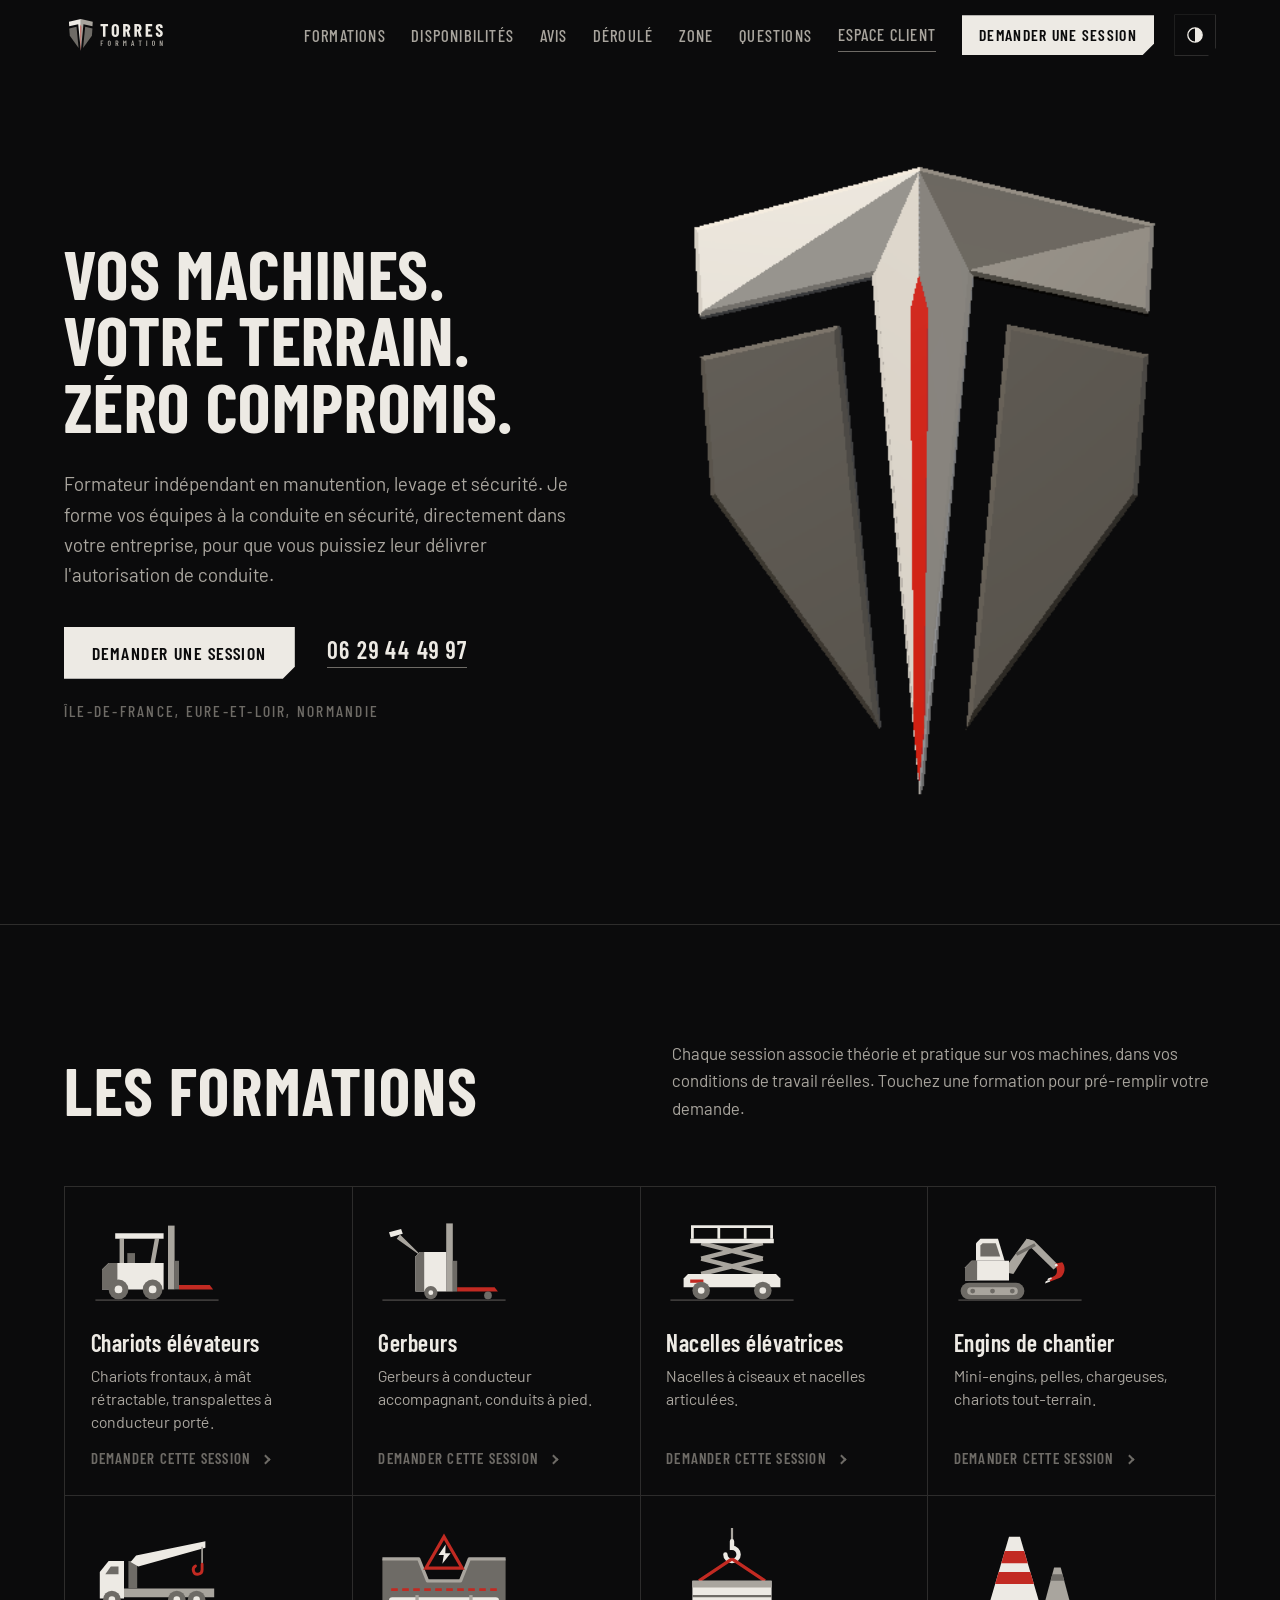
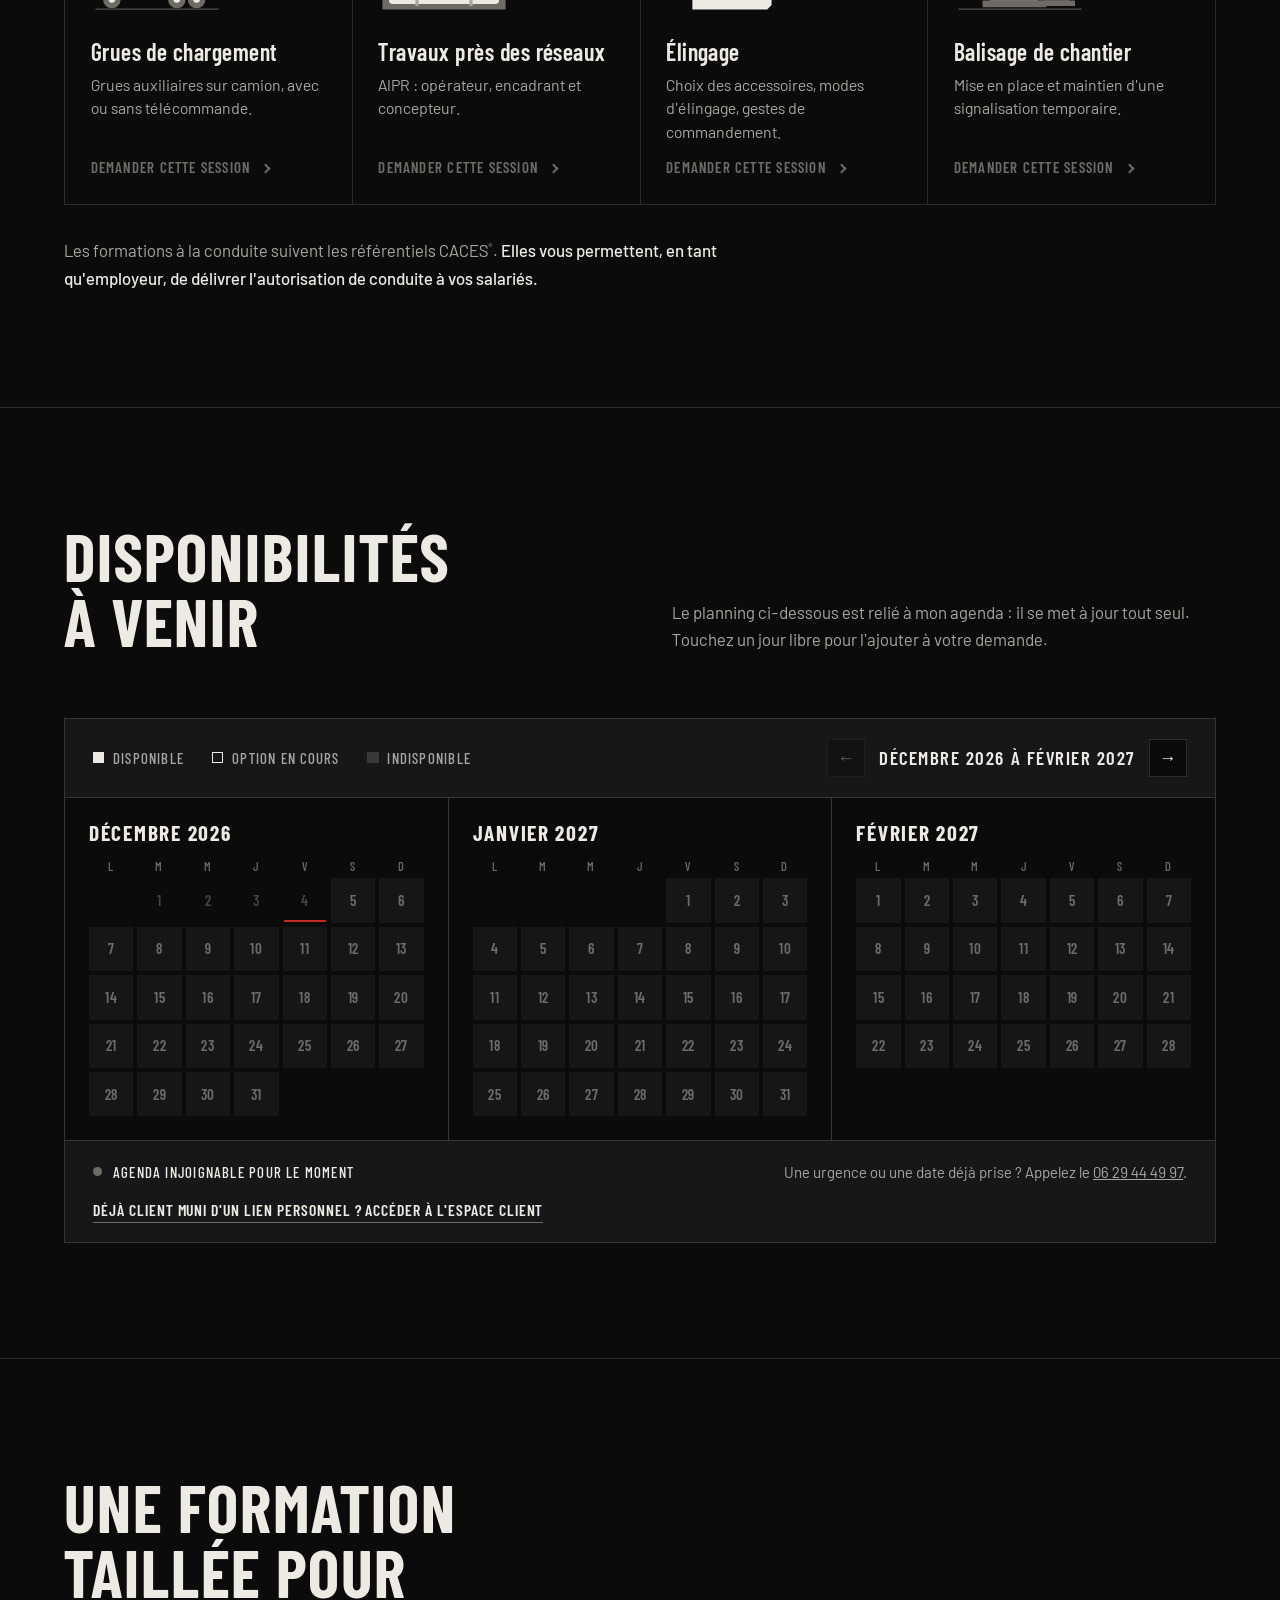
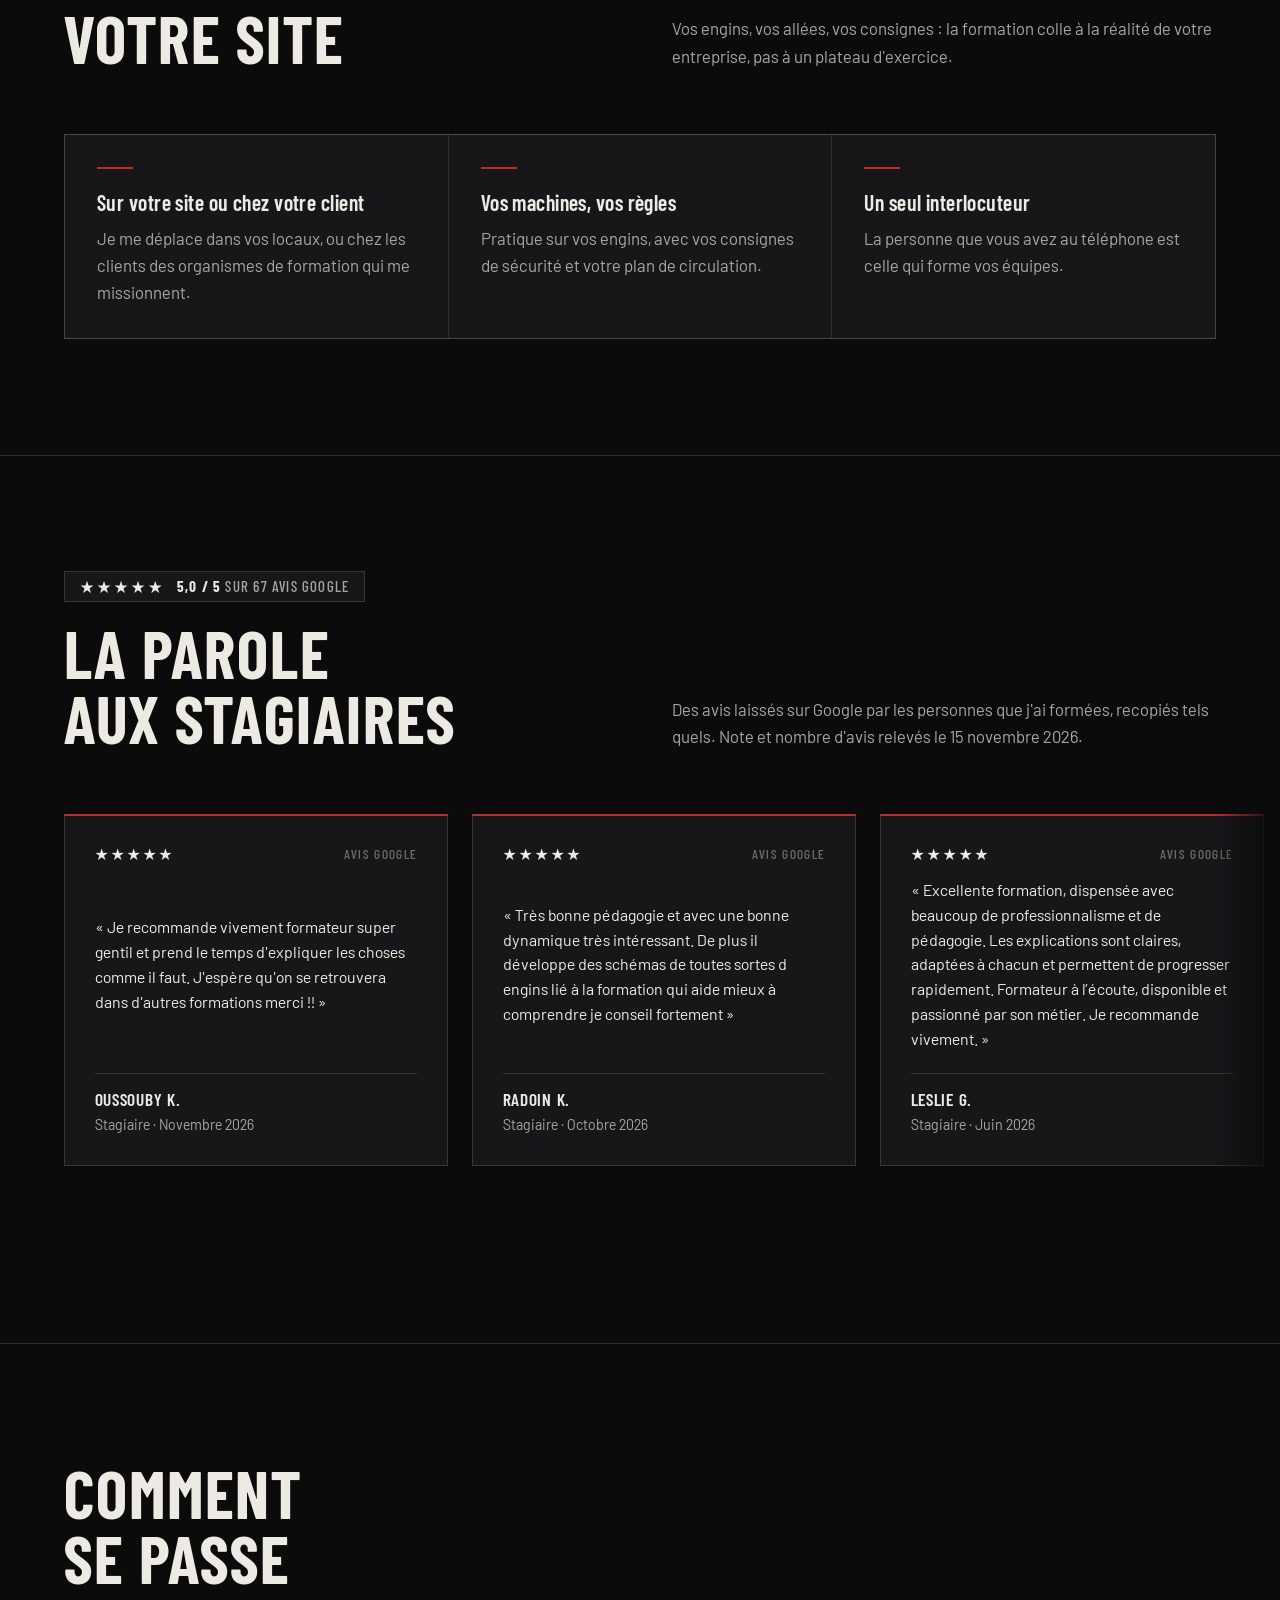
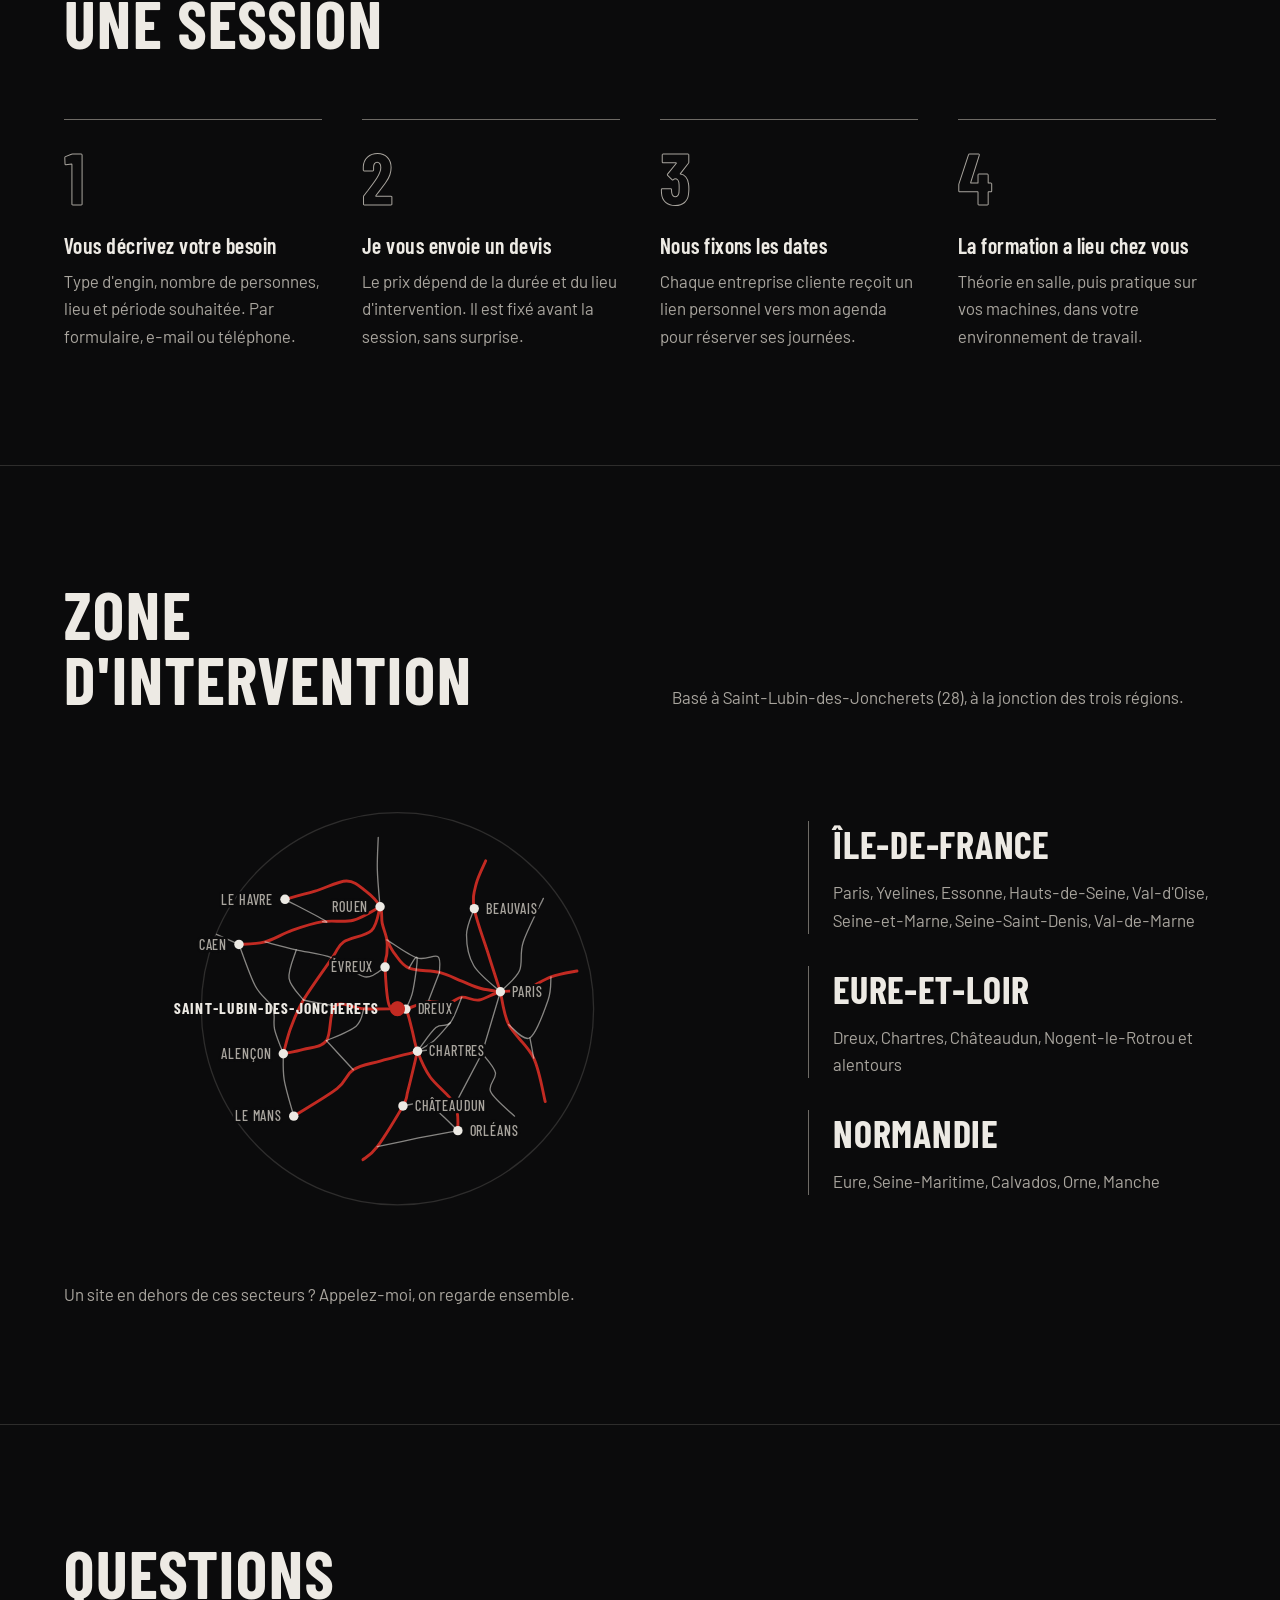
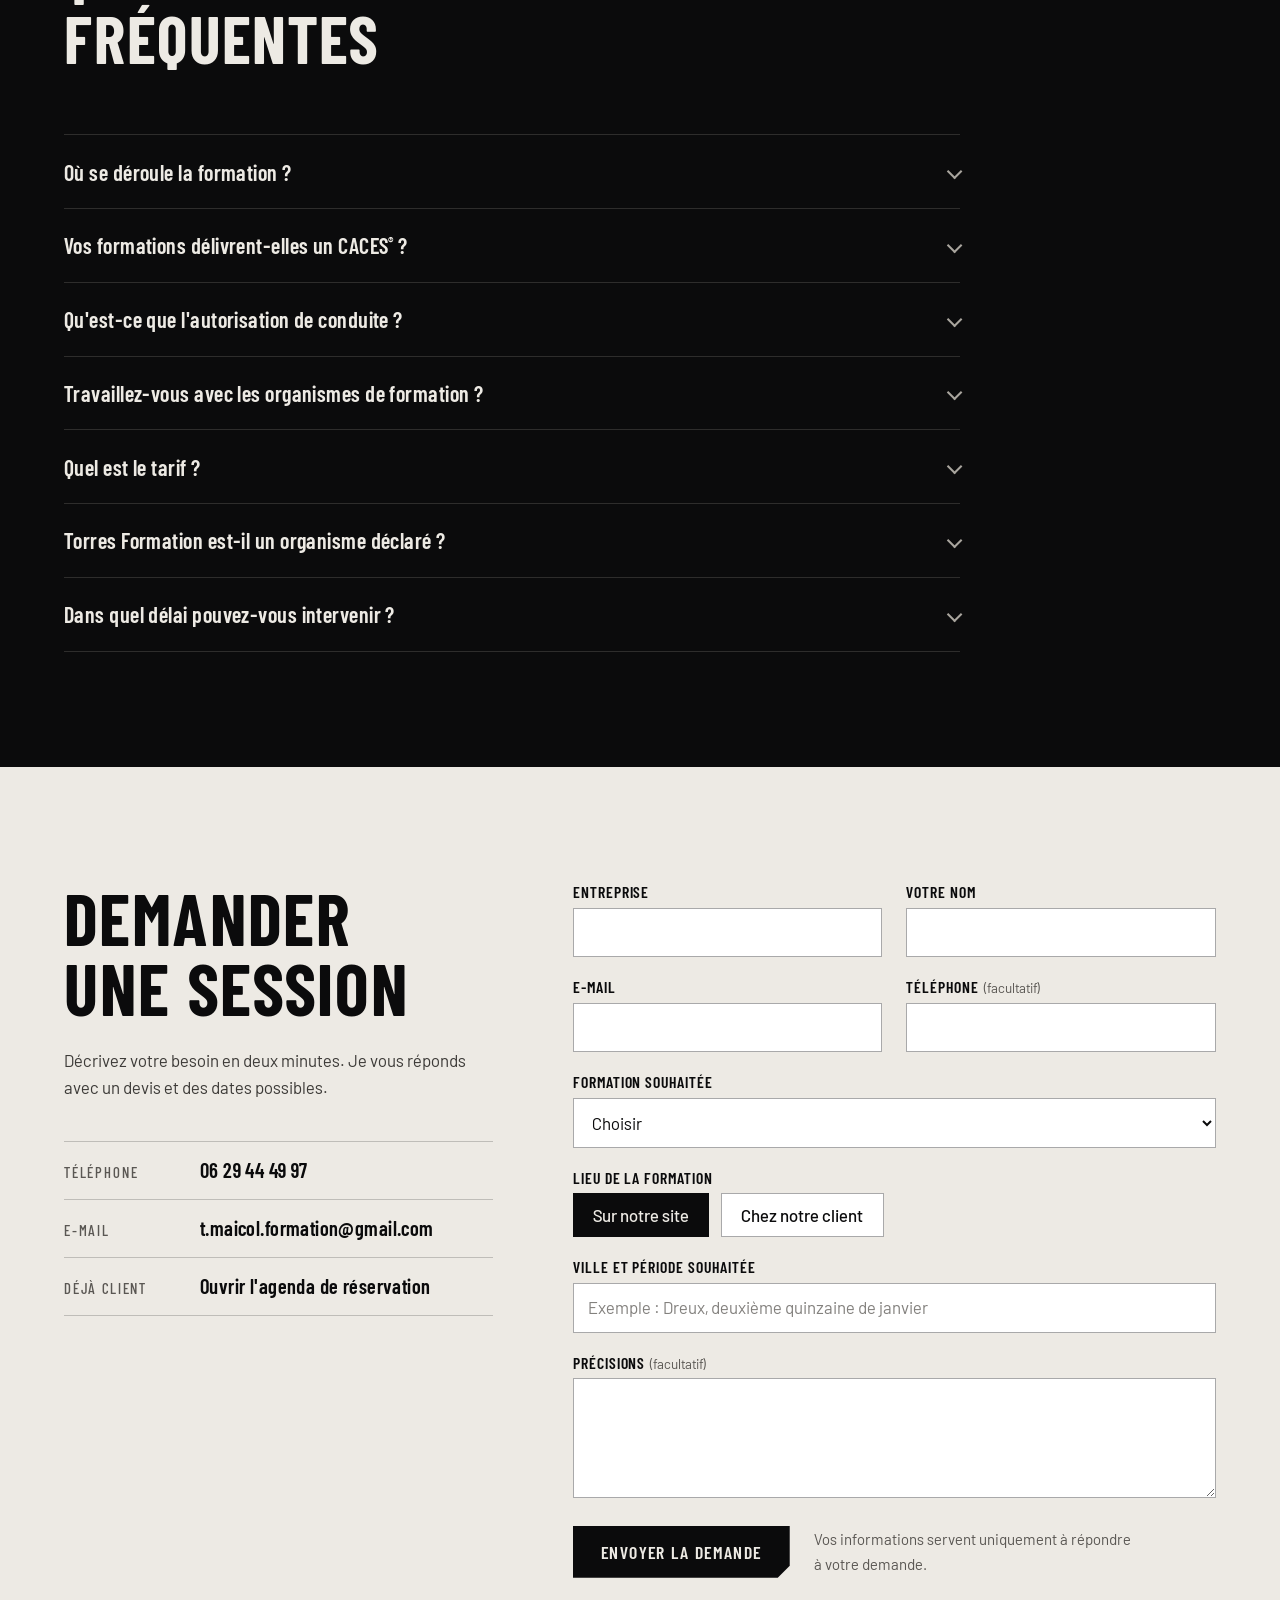
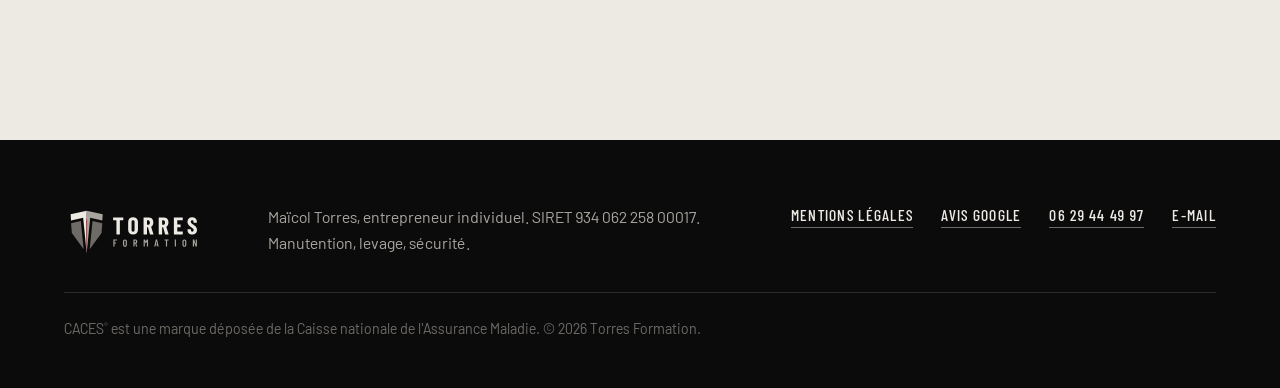
<file: index.html>
<!DOCTYPE html>
<html lang="fr">
<head>
<meta charset="utf-8">
<meta name="viewport" content="width=device-width, initial-scale=1">
<title>Torres Formation | Formation à la conduite d'engins en sécurité, en entreprise</title>
<meta name="description" content="Maïcol Torres, formateur indépendant. Formation à la conduite d'engins en sécurité dans votre entreprise, pour délivrer l'autorisation de conduite à vos salariés. AIPR, élingage. Île-de-France, Eure-et-Loir, Normandie.">
<meta name="theme-color" content="#0B0B0C">
<link rel="canonical" href="https://torresformation.github.io/">
<meta property="og:type" content="website">
<meta property="og:locale" content="fr_FR">
<meta property="og:title" content="Torres Formation | Conduite d'engins en sécurité, AIPR et élingage en entreprise">
<meta property="og:description" content="Formateur indépendant. Vos équipes formées sur vos engins, dans vos locaux.">
<meta property="og:url" content="https://torresformation.github.io/">
<meta property="og:image" content="https://torresformation.github.io/assets/partage.png">
<meta name="twitter:card" content="summary_large_image">
<link rel="icon" href="assets/favicon.ico" sizes="any">
<link rel="icon" type="image/png" sizes="32x32" href="assets/favicon-32.png">
<link rel="icon" type="image/png" sizes="192x192" href="assets/favicon-192.png">
<link rel="apple-touch-icon" href="assets/apple-touch-icon.png">
<link rel="preload" href="assets/fonts/BarlowCondensed-Bold.woff2" as="font" type="font/woff2" crossorigin>
<link rel="preload" href="assets/fonts/Barlow-Regular.woff2" as="font" type="font/woff2" crossorigin>
<link rel="stylesheet" href="css/style.css">
<script>(function(d){d.classList.add('js');try{if(localStorage.getItem('tf:theme')==='clair')d.dataset.theme='clair'}catch(e){}})(document.documentElement)</script>
<link rel="modulepreload" href="vendor/three.module.min.js">
<script type="application/ld+json">
{
  "@context": "https://schema.org",
  "@type": "ProfessionalService",
  "name": "Torres Formation",
  "description": "Formation à la conduite d'engins en sécurité, AIPR et élingage, en entreprise, par un formateur indépendant.",
  "url": "https://torresformation.github.io/",
  "image": "https://torresformation.github.io/assets/partage.png",
  "telephone": "+33629444997",
  "email": "t.maicol.formation@gmail.com",
  "founder": { "@type": "Person", "name": "Maïcol Torres" },
  "address": { "@type": "PostalAddress", "addressLocality": "Saint-Lubin-des-Joncherets", "postalCode": "28350", "addressCountry": "FR" },
  "areaServed": ["Île-de-France", "Eure-et-Loir", "Normandie"],
  "sameAs": ["https://g.page/r/CcaEAKEz7ZvLEBM"]
}
</script>
</head>
<body>
<a class="skip" href="#contenu">Aller au contenu</a>
<div class="fil" aria-hidden="true"><span class="fil__trait"></span></div>

<header class="entete" id="entete">
  <a class="entete__logo" href="#accueil" aria-label="Torres Formation, retour en haut">
    <img class="logo-s" src="assets/logo-horizontal.svg" alt="Torres Formation" width="716" height="286">
    <img class="logo-c" src="assets/logo-horizontal-clair.svg" alt="" width="716" height="286">
  </a>
  <button class="bascule" id="bascule" type="button" aria-pressed="false" aria-label="Passer en thème clair" title="Thème clair / sombre">
    <svg viewBox="0 0 24 24" aria-hidden="true"><circle cx="12" cy="12" r="8.6" fill="none" stroke="currentColor" stroke-width="1.6"/><path d="M12 3.4a8.6 8.6 0 0 1 0 17.2z" fill="currentColor"/></svg>
  </button>
  <button class="entete__menu" id="bouton-menu" aria-expanded="false" aria-controls="navigation">
    <span class="entete__menu-traits" aria-hidden="true"></span>
    <span class="visuellement-cache">Menu</span>
  </button>
  <nav class="navigation" id="navigation" aria-label="Navigation principale">
    <a href="#formations">Formations</a>
    <a href="#disponibilites">Disponibilités</a>
    <a href="#avis">Avis</a>
    <a href="#deroule">Déroulé</a>
    <a href="#zone">Zone</a>
    <a href="#questions">Questions</a>
    <a class="navigation__client" href="https://torresformation.github.io/agenda/">Espace client</a>
    <a class="bouton bouton--petit" href="#reserver">Demander une session</a>
  </nav>
</header>

<main id="contenu">

<section class="accueil" id="accueil">
  <div class="accueil__texte">
    <h1 class="accueil__titre">
      <span class="ligne"><span>Vos machines.</span></span>
      <span class="ligne"><span>Votre terrain.</span></span>
      <span class="ligne"><span>Zéro compromis.</span></span>
    </h1>
    <p class="accueil__chapo">Formateur indépendant en manutention, levage et sécurité. Je forme vos équipes à la conduite en sécurité, directement dans votre entreprise, pour que vous puissiez leur délivrer l'autorisation de conduite.</p>
    <div class="accueil__actions">
      <a class="bouton" href="#reserver">Demander une session</a>
      <a class="lien-tel" href="tel:+33629444997">06 29 44 49 97</a>
    </div>
    <a class="prochaine" id="prochaine" href="#disponibilites" hidden>
      <i class="direct" aria-hidden="true"></i>
      <span>Prochaine date libre</span>
      <strong id="prochaine-date"></strong>
    </a>
    <p class="accueil__zone">Île-de-France, Eure-et-Loir, Normandie</p>
  </div>
  <div class="accueil__visuel" id="visuel">
    <img class="accueil__affiche logo-s" src="assets/logo-symbole.svg" alt="" width="232" height="286">
    <img class="accueil__affiche logo-c" src="assets/logo-symbole-clair.svg" alt="" width="232" height="286">
    <canvas class="accueil__scene" id="scene" aria-hidden="true"></canvas>
  </div>
</section>

<section class="bloc" id="formations">
  <div class="bloc__tete">
    <h2>Les formations</h2>
    <p>Chaque session associe théorie et pratique sur vos machines, dans vos conditions de travail réelles. Touchez une formation pour pré-remplir votre demande.</p>
  </div>
  <ul class="engins">
    <li class="engin" data-formation="Chariots élévateurs" tabindex="0" role="button" aria-label="Choisir la formation Chariots élévateurs"><svg viewBox="0 0 120 80" aria-hidden="true" focusable="false"><path fill="#6E6B66" d="M4 73h112v1.5H4z" opacity=".5"/><path fill="#A9A59E" d="M26 40V18h4v22zM54 40l4-22h4l-4 22z"/><path fill="#EDEAE4" d="M22 13h44v5H22z"/><path fill="#6E6B66" d="M33 40v-9h7v9z"/><path fill="#EDEAE4" d="M10 64V46l6-6h50v24z"/><path fill="#6E6B66" d="M10 64V46l6-6h8v24z"/><path fill="#A9A59E" d="M70 6h6v58h-6z"/><path class="pa" fill="#6E6B66" d="M76 38h4v26h-4z"/><path class="pa" fill="#C22A22" d="M80 60h28l3 4H80z"/><circle cx="25" cy="64" r="9" fill="#6E6B66"/><circle cx="25" cy="64" r="3.5" fill="#EDEAE4"/><circle cx="56" cy="64" r="9" fill="#6E6B66"/><circle cx="56" cy="64" r="3.5" fill="#EDEAE4"/></svg><h3>Chariots élévateurs</h3><p>Chariots frontaux, à mât rétractable, transpalettes à conducteur porté.</p><span class="engin__action" aria-hidden="true">Demander cette session</span></li>
    <li class="engin" data-formation="Gerbeurs à conducteur accompagnant" tabindex="0" role="button" aria-label="Choisir la formation Gerbeurs"><svg viewBox="0 0 120 80" aria-hidden="true" focusable="false"><path fill="#6E6B66" d="M4 73h112v1.5H4z" opacity=".5"/><path fill="#A9A59E" d="M62 4h6v62h-6z"/><path fill="#A9A59E" d="M37 31l4 4-24-17 3-4z"/><path fill="#EDEAE4" d="M10 12l11-3 1.5 4.5-11 3z"/><path fill="#EDEAE4" d="M34 66V34l4-4h24v36z"/><path fill="#6E6B66" d="M34 66V34l4-4h4v36z"/><path class="pa" fill="#6E6B66" d="M68 38h4v28h-4z"/><path class="pa" fill="#C22A22" d="M72 62h34l3 4H72z"/><circle cx="48" cy="67" r="6" fill="#6E6B66"/><circle cx="48" cy="67" r="2.2" fill="#EDEAE4"/><circle cx="100" cy="69.5" r="3.5" fill="#6E6B66"/></svg><h3>Gerbeurs</h3><p>Gerbeurs à conducteur accompagnant, conduits à pied.</p><span class="engin__action" aria-hidden="true">Demander cette session</span></li>
    <li class="engin" data-formation="Nacelles élévatrices" tabindex="0" role="button" aria-label="Choisir la formation Nacelles élévatrices"><svg viewBox="0 0 120 80" aria-hidden="true" focusable="false"><path fill="#6E6B66" d="M4 73h112v1.5H4z" opacity=".5"/><path fill="none" stroke="#A9A59E" stroke-width="4" d="M32 50l56-14M88 50L32 36M32 36l56-14M88 36L32 22"/><path fill="#EDEAE4" d="M16 62v-8l4-4h80l4 4v8z"/><path fill="#C22A22" d="M22 55h12v3H22z"/><circle cx="32" cy="65" r="8" fill="#6E6B66"/><circle cx="32" cy="65" r="3" fill="#EDEAE4"/><circle cx="88" cy="65" r="8" fill="#6E6B66"/><circle cx="88" cy="65" r="3" fill="#EDEAE4"/><path class="pa" fill="#EDEAE4" d="M22 18h76v4H22z"/><path class="pa" fill="none" stroke="#EDEAE4" stroke-width="2.5" d="M24 18V7h72v11M48 7v11M72 7v11"/></svg><h3>Nacelles élévatrices</h3><p>Nacelles à ciseaux et nacelles articulées.</p><span class="engin__action" aria-hidden="true">Demander cette session</span></li>
    <li class="engin" data-formation="Engins de chantier" tabindex="0" role="button" aria-label="Choisir la formation Engins de chantier"><svg viewBox="0 0 120 80" aria-hidden="true" focusable="false"><path fill="#6E6B66" d="M4 73h112v1.5H4z" opacity=".5"/><rect x="6" y="58" width="58" height="15" rx="7.5" fill="#6E6B66"/><rect x="12" y="62" width="46" height="7" rx="3.5" fill="#A9A59E"/><circle cx="17" cy="65.5" r="2.2" fill="#6E6B66"/><circle cx="35" cy="65.5" r="2.2" fill="#6E6B66"/><circle cx="53" cy="65.5" r="2.2" fill="#6E6B66"/><path fill="#A9A59E" d="M44 48l22-30 7 2-19 30z"/><path fill="#A9A59E" d="M66 18l7 2 22 22-4.5 4-24.5-24z"/><path fill="#6E6B66" d="M56 31l17-9 1.5 2.5-17 9z"/><g transform="translate(95 44) scale(.68) translate(-95 -44)"><path class="pa" fill="#C22A22" d="M90 39l10-2c5 6 4 16-3 21l-13 5-2-3.5 8-4.5c4-3 4-9 0-16z"/><path class="pa" fill="#EDEAE4" d="M84 63l-7 2.5 1-3 5-1.8zM86 59.5l-6 2 1-2.8 4.5-1.5z"/><circle cx="92" cy="41" r="1.8" fill="#EDEAE4"/></g><path fill="#EDEAE4" d="M10 56V44l6-6h34v18z"/><path fill="#EDEAE4" d="M20 38V22l4-4h16l6 20z"/><path fill="#6E6B66" d="M24 34V24l2-2h12l4 12z"/><path fill="#6E6B66" d="M10 56V44l6-6h5v18z"/></svg><h3>Engins de chantier</h3><p>Mini-engins, pelles, chargeuses, chariots tout-terrain.</p><span class="engin__action" aria-hidden="true">Demander cette session</span></li>
    <li class="engin" data-formation="Grues de chargement" tabindex="0" role="button" aria-label="Choisir la formation Grues de chargement"><svg viewBox="0 0 120 80" aria-hidden="true" focusable="false"><path fill="#6E6B66" d="M4 73h112v1.5H4z" opacity=".5"/><path fill="#A9A59E" d="M30 55h82v8H30z"/><path fill="#6E6B66" d="M34 55V30h8v25z"/><path fill="#EDEAE4" d="M36 31l5-6 63-13v6L43 35z"/><path class="pa" fill="none" stroke="#A9A59E" stroke-width="1.5" d="M101 17v16"/><path class="pa" fill="none" stroke="#C22A22" stroke-width="2.6" stroke-linecap="round" d="M101 33v5a4 4 0 1 1-6-3.4"/><path fill="#EDEAE4" d="M8 64V40l8-10h14v34z"/><path fill="#6E6B66" d="M13 42l5-7h7v7z"/><circle cx="19" cy="65" r="8" fill="#6E6B66"/><circle cx="19" cy="65" r="3" fill="#EDEAE4"/><circle cx="78" cy="65" r="8" fill="#6E6B66"/><circle cx="78" cy="65" r="3" fill="#EDEAE4"/><circle cx="96" cy="65" r="8" fill="#6E6B66"/><circle cx="96" cy="65" r="3" fill="#EDEAE4"/></svg><h3>Grues de chargement</h3><p>Grues auxiliaires sur camion, avec ou sans télécommande.</p><span class="engin__action" aria-hidden="true">Demander cette session</span></li>
    <li class="engin" data-formation="AIPR" tabindex="0" role="button" aria-label="Choisir la formation AIPR"><svg viewBox="0 0 120 80" aria-hidden="true" focusable="false"><path fill="#6E6B66" d="M4 28h33l8 20h30l8-20h33v46H4z"/><path fill="none" stroke="#A9A59E" stroke-width="3" stroke-linejoin="round" d="M4 28h33l8 20h30l8-20h33"/><path class="pa" fill="none" stroke="#C22A22" stroke-width="2.5" stroke-dasharray="6 4" d="M12 56h96"/><rect x="10" y="63" width="100" height="6" rx="3" fill="#EDEAE4"/><rect x="34" y="61" width="3" height="10" fill="#A9A59E"/><rect x="83" y="61" width="3" height="10" fill="#A9A59E"/><path fill="#C22A22" d="M60 5l19 33H41z"/><path fill="#0B0B0C" d="M60 11l14 24H46z"/><path fill="#EDEAE4" d="M61.5 15L55 24.5h4.8l-1.3 8 7.5-9.5h-4.8z"/></svg><h3>Travaux près des réseaux</h3><p>AIPR : opérateur, encadrant et concepteur.</p><span class="engin__action" aria-hidden="true">Demander cette session</span></li>
    <li class="engin" data-formation="Élingage" tabindex="0" role="button" aria-label="Choisir la formation Élingage"><svg viewBox="0 0 120 80" aria-hidden="true" focusable="false"><path fill="none" stroke="#A9A59E" stroke-width="2" d="M60 0v12"/><path fill="none" stroke="#EDEAE4" stroke-width="4" stroke-linecap="round" d="M60 12v6a6 6 0 1 1-6 6"/><path class="pa" fill="none" stroke="#C22A22" stroke-width="3" d="M60 28L30 48M60 28l30 20"/><path class="pa" fill="#EDEAE4" d="M24 48h72v22l-4 4H24z"/><path class="pa" fill="#A9A59E" d="M24 48h72v6H24z"/><path class="pa" fill="#6E6B66" d="M24 61h72v2H24z"/></svg><h3>Élingage</h3><p>Choix des accessoires, modes d'élingage, gestes de commandement.</p><span class="engin__action" aria-hidden="true">Demander cette session</span></li>
    <li class="engin" data-formation="Balisage et signalisation" tabindex="0" role="button" aria-label="Choisir la formation Balisage de chantier"><svg viewBox="0 0 120 80" aria-hidden="true" focusable="false"><path fill="#6E6B66" d="M4 73h112v1.5H4z" opacity=".5"/><path fill="#A9A59E" d="M91 36h6l8 30H83z"/><path fill="#6E6B66" d="M89.4 42h9.2l1.6 6H87.8z"/><path fill="#6E6B66" d="M78 66h32v5H78z"/><path fill="#EDEAE4" d="M50 8h10l17 58H33z"/><path class="pa" fill="#C22A22" d="M46.2 21h17.6l3.2 11H43z"/><path class="pa" fill="#C22A22" d="M40.6 40h28.8l3.2 11H37.4z"/><path fill="#6E6B66" d="M26 66h58v6H26z"/></svg><h3>Balisage de chantier</h3><p>Mise en place et maintien d'une signalisation temporaire.</p><span class="engin__action" aria-hidden="true">Demander cette session</span></li>
  </ul>
  <p class="engins__note">Les formations à la conduite suivent les référentiels CACES<sup>®</sup>. <strong>Elles vous permettent, en tant qu'employeur, de délivrer l'autorisation de conduite à vos salariés.</strong></p>
</section>

<section class="bloc" id="disponibilites">
  <div class="bloc__tete">
    <h2>Disponibilités à venir</h2>
    <p>Le planning ci-dessous est relié à mon agenda : il se met à jour tout seul. Touchez un jour libre pour l'ajouter à votre demande.</p>
  </div>
  <div class="planning" id="planning">
    <div class="planning__barre">
      <div class="planning__legende">
        <span><i class="planning__puce planning__puce--libre"></i>Disponible</span>
        <span><i class="planning__puce planning__puce--option"></i>Option en cours</span>
        <span><i class="planning__puce planning__puce--pris"></i>Indisponible</span>
      </div>
      <div class="planning__nav">
        <button class="planning__fleche" id="cal-prec" type="button" aria-label="Mois précédents">←</button>
        <span class="planning__periode" id="cal-periode"></span>
        <button class="planning__fleche" id="cal-suiv" type="button" aria-label="Mois suivants">→</button>
      </div>
    </div>
    <div class="planning__grille" id="cal-grille" aria-live="polite"></div>
    <div class="planning__pied">
      <p class="planning__etat" id="cal-etat" role="status"><i class="direct" aria-hidden="true"></i><span id="cal-etat-texte">Connexion à l'agenda…</span></p>
      <p>Une urgence ou une date déjà prise ? Appelez le <a href="tel:+33629444997">06 29 44 49 97</a>.</p>
      <a class="planning__lien-client" href="https://torresformation.github.io/agenda/">Déjà client muni d'un lien personnel ? Accéder à l'espace client</a>
    </div>
  </div>
</section>

<section class="bloc" id="atouts">
  <div class="bloc__tete">
    <h2>Une formation taillée pour votre site</h2>
    <p>Vos engins, vos allées, vos consignes : la formation colle à la réalité de votre entreprise, pas à un plateau d'exercice.</p>
  </div>
  <ul class="atouts">
    <li><h3>Sur votre site ou chez votre client</h3><p>Je me déplace dans vos locaux, ou chez les clients des organismes de formation qui me missionnent.</p></li>
    <li><h3>Vos machines, vos règles</h3><p>Pratique sur vos engins, avec vos consignes de sécurité et votre plan de circulation.</p></li>
    <li><h3>Un seul interlocuteur</h3><p>La personne que vous avez au téléphone est celle qui forme vos équipes.</p></li>
  </ul>
</section>

<section class="bloc bloc--avis" id="avis">
  <div class="bloc__tete">
    <div>
      <a class="avis-badge" href="https://search.google.com/local/reviews?placeid=ChIJVUsr3moCJSMRxoQAoTPtm8s" target="_blank" rel="noopener">
        <span class="avis-badge__etoiles" aria-hidden="true">★★★★★</span>
        <span class="avis-badge__note"><strong>5,0 / 5</strong> sur 67 avis Google</span>
      </a>
      <h2>La parole aux stagiaires</h2>
    </div>
    <p>Des avis laissés sur Google par les personnes que j'ai formées, recopiés tels quels. Note et nombre d'avis relevés le 15 novembre 2026.</p>
  </div>
  <div class="avis-defile" aria-label="Avis Google des stagiaires">
    <div class="avis-piste" id="avis-piste">
      <article class="avis-carte">
        <div class="avis-carte__tete"><span class="avis-carte__etoiles" aria-label="5 étoiles sur 5">★★★★★</span><span class="avis-carte__source">Avis Google</span></div>
        <p class="avis-carte__texte">« Je recommande vivement formateur super gentil et prend le temps d'expliquer les choses comme il faut. J'espère qu'on se retrouvera dans d'autres formations merci !! »</p>
        <footer class="avis-carte__auteur"><strong>Oussouby K.</strong><span>Stagiaire · Novembre 2026</span></footer>
      </article>
      <article class="avis-carte">
        <div class="avis-carte__tete"><span class="avis-carte__etoiles" aria-label="5 étoiles sur 5">★★★★★</span><span class="avis-carte__source">Avis Google</span></div>
        <p class="avis-carte__texte">« Très bonne pédagogie et avec une bonne dynamique très intéressant. De plus il développe des schémas de toutes sortes d engins lié à la formation qui aide mieux à comprendre je conseil fortement »</p>
        <footer class="avis-carte__auteur"><strong>Radoin K.</strong><span>Stagiaire · Octobre 2026</span></footer>
      </article>
      <article class="avis-carte">
        <div class="avis-carte__tete"><span class="avis-carte__etoiles" aria-label="5 étoiles sur 5">★★★★★</span><span class="avis-carte__source">Avis Google</span></div>
        <p class="avis-carte__texte">« Excellente formation, dispensée avec beaucoup de professionnalisme et de pédagogie. Les explications sont claires, adaptées à chacun et permettent de progresser rapidement. Formateur à l’écoute, disponible et passionné par son métier. Je recommande vivement. »</p>
        <footer class="avis-carte__auteur"><strong>Leslie G.</strong><span>Stagiaire · Juin 2026</span></footer>
      </article>
      <article class="avis-carte">
        <div class="avis-carte__tete"><span class="avis-carte__etoiles" aria-label="5 étoiles sur 5">★★★★★</span><span class="avis-carte__source">Avis Google</span></div>
        <p class="avis-carte__texte">« Très bon centre de formation. Formateur très pédagogue dynamique et accessible »</p>
        <footer class="avis-carte__auteur"><strong>Fabrice R.</strong><span>Stagiaire · Septembre 2026</span></footer>
      </article>
      <article class="avis-carte">
        <div class="avis-carte__tete"><span class="avis-carte__etoiles" aria-label="5 étoiles sur 5">★★★★★</span><span class="avis-carte__source">Avis Google</span></div>
        <p class="avis-carte__texte">« Très bon formateur - pointu sur la théorie et passionné par son métier! - Je recommande! »</p>
        <footer class="avis-carte__auteur"><strong>Chris</strong><span>Stagiaire · Juin 2026</span></footer>
      </article>
      <article class="avis-carte">
        <div class="avis-carte__tete"><span class="avis-carte__etoiles" aria-label="5 étoiles sur 5">★★★★★</span><span class="avis-carte__source">Avis Google</span></div>
        <p class="avis-carte__texte">« Très bon formateur, calme, pédagogue et patient. Bon programme. Je recommande ce formateur »</p>
        <footer class="avis-carte__auteur"><strong>Ophé G.</strong><span>Stagiaire · Juin 2026</span></footer>
      </article>
      <article class="avis-carte">
        <div class="avis-carte__tete"><span class="avis-carte__etoiles" aria-label="5 étoiles sur 5">★★★★★</span><span class="avis-carte__source">Avis Google</span></div>
        <p class="avis-carte__texte">« Excellent formateur ! Attentif, patient et beaucoup dans l’échange 👏🏻 »</p>
        <footer class="avis-carte__auteur"><strong>Kiki K.</strong><span>Stagiaire · Mai 2026</span></footer>
      </article>
      <article class="avis-carte">
        <div class="avis-carte__tete"><span class="avis-carte__etoiles" aria-label="5 étoiles sur 5">★★★★★</span><span class="avis-carte__source">Avis Google</span></div>
        <p class="avis-carte__texte">« Formateur très pédagogue, rien à dire. Je recommande. »</p>
        <footer class="avis-carte__auteur"><strong>Maxime M.</strong><span>Stagiaire · Mai 2026</span></footer>
      </article>
      <article class="avis-carte">
        <div class="avis-carte__tete"><span class="avis-carte__etoiles" aria-label="5 étoiles sur 5">★★★★★</span><span class="avis-carte__source">Avis Google</span></div>
        <p class="avis-carte__texte">« Top très bon formateur je recommande »</p>
        <footer class="avis-carte__auteur"><strong>Michel S.</strong><span>Stagiaire · Septembre 2026</span></footer>
      </article>
      <article class="avis-carte">
        <div class="avis-carte__tete"><span class="avis-carte__etoiles" aria-label="5 étoiles sur 5">★★★★★</span><span class="avis-carte__source">Avis Google</span></div>
        <p class="avis-carte__texte">« Tres bon formateur. Merci beaucoup »</p>
        <footer class="avis-carte__auteur"><strong>Mathieu G.</strong><span>Stagiaire · Septembre 2026</span></footer>
      </article>
    </div>
  </div>
  <div class="avis-actions">
    <a class="lien-fleche" href="https://search.google.com/local/reviews?placeid=ChIJVUsr3moCJSMRxoQAoTPtm8s" target="_blank" rel="noopener">Lire les 67 avis sur Google</a>
    <a class="lien-fleche" href="https://g.page/r/CcaEAKEz7ZvLEBM/review" target="_blank" rel="noopener">Laisser un avis</a>
  </div>
</section>

<section class="bloc" id="deroule">
  <div class="bloc__tete">
    <h2>Comment se passe une session</h2>
  </div>
  <ol class="etapes">
    <li><h3>Vous décrivez votre besoin</h3><p>Type d'engin, nombre de personnes, lieu et période souhaitée. Par formulaire, e-mail ou téléphone.</p></li>
    <li><h3>Je vous envoie un devis</h3><p>Le prix dépend de la durée et du lieu d'intervention. Il est fixé avant la session, sans surprise.</p></li>
    <li><h3>Nous fixons les dates</h3><p>Chaque entreprise cliente reçoit un lien personnel vers mon agenda pour réserver ses journées.</p></li>
    <li><h3>La formation a lieu chez vous</h3><p>Théorie en salle, puis pratique sur vos machines, dans votre environnement de travail.</p></li>
  </ol>
</section>

<section class="bloc" id="zone">
  <div class="bloc__tete">
    <h2>Zone d'intervention</h2>
    <p>Basé à Saint-Lubin-des-Joncherets (28), à la jonction des trois régions.</p>
  </div>
  <div class="zone">
  <svg class="radar" id="radar" viewBox="0 0 520 356" role="img" aria-label="Carte de la zone : les routes partent de Saint-Lubin-des-Joncherets vers Dreux, Paris, Évreux, Rouen, Le Havre, Caen, Chartres, Châteaudun, Orléans, Le Mans, Alençon et Beauvais"><defs><clipPath id="radar-clip"><circle cx="255" cy="178" r="150"/></clipPath></defs><circle class="radar__cercle radar__route" style="--d:0s;--l:1.6s" cx="255" cy="178" r="150"/><g clip-path="url(#radar-clip)"><path class="radar__route radar__route--p" style="--d:0.35s;--l:1.75s" d="M255.0 178.0C253.9 177.4 250.0 180.0 248.4 174.7C246.8 169.4 245.8 152.6 245.5 146.1C245.2 139.6 246.7 139.3 246.9 135.8C247.1 132.3 247.5 129.2 246.9 125.3C246.3 121.4 244.2 116.7 243.3 112.5C242.4 108.3 243.8 104.1 241.7 100.0C239.6 95.9 235.1 91.4 230.8 88.1C226.5 84.8 222.6 80.3 216.1 80.3C209.6 80.3 199.8 85.8 191.9 88.1C184.1 90.4 172.8 93.3 169.0 94.3"/><path class="radar__route radar__route--p" style="--d:0.42s;--l:1.52s" d="M255.0 178.0C256.1 178.1 257.5 179.2 261.4 178.3C265.3 177.4 273.1 173.3 278.5 172.5C283.9 171.7 289.6 174.2 293.9 173.6C298.2 173.0 300.3 169.5 304.2 169.1C308.1 168.7 312.5 172.0 317.4 171.3C322.3 170.6 327.9 166.3 333.7 165.0C339.4 163.7 345.4 165.5 351.9 163.6C358.3 161.7 365.7 156.0 372.4 153.6C379.1 151.2 389.0 149.8 392.3 149.1"/><path class="radar__route radar__route--p" style="--d:0.49s;--l:1.17s" d="M255.0 178.0C256.1 178.1 259.6 175.7 261.4 178.3C263.2 180.9 264.5 188.1 266.0 193.5C267.5 198.9 268.0 204.4 270.3 210.5C272.6 216.6 275.2 223.4 280.0 230.2C284.8 237.0 295.5 244.5 299.0 251.3C302.5 258.1 300.8 267.9 301.2 271.2"/><path class="radar__route radar__route--p" style="--d:0.96s;--l:1.06s" d="M246.9 125.3C247.9 127.0 250.0 132.2 252.8 135.8C255.6 139.4 258.1 144.5 263.8 146.9C269.5 149.3 280.4 148.5 287.1 150.2C293.8 151.9 298.9 154.8 304.2 156.9C309.5 159.0 314.0 161.2 318.9 162.5C323.8 163.8 331.2 164.6 333.7 165.0"/><path class="radar__route radar__route--p" style="--d:1.24s;--l:1.19s" d="M241.7 100.0C238.3 101.7 228.5 108.4 221.2 110.3C213.9 112.2 205.5 110.1 197.7 111.4C189.9 112.7 181.6 115.5 174.3 118.1C167.0 120.7 160.4 125.1 153.7 126.9C146.9 128.7 137.1 128.5 133.8 128.8"/><path class="radar__route radar__route--p" style="--d:0.92s;--l:1.00s" d="M270.3 210.5C269.1 215.4 265.0 233.2 263.1 240.2C261.2 247.2 263.1 245.1 259.2 252.3C255.3 259.5 244.7 276.6 239.6 283.5C234.5 290.4 230.4 291.8 228.6 293.4"/><path class="radar__route radar__route--p" style="--d:0.92s;--l:1.15s" d="M270.3 210.5C265.6 211.8 250.0 215.7 241.8 218.0C233.6 220.3 226.7 221.1 221.2 224.6C215.7 228.1 216.4 233.2 208.8 239.1C201.2 245.0 181.2 256.6 175.7 260.1"/><path class="radar__route radar__route--p" style="--d:0.56s;--l:1.17s" d="M255.0 178.0C250.7 178.0 237.2 178.4 229.3 178.0C221.4 177.6 212.1 171.7 207.3 175.8C202.5 179.9 204.7 196.9 200.7 202.4C196.7 207.9 188.6 207.4 183.1 209.1C177.6 210.8 170.3 211.8 167.7 212.4"/><path class="radar__route radar__route--p" style="--d:1.24s;--l:1.48s" d="M241.7 100.0C240.6 103.0 239.8 113.6 235.2 118.1C230.6 122.6 218.9 123.4 213.9 126.9C208.9 130.4 210.2 131.7 205.1 139.1C200.0 146.5 188.4 162.4 183.1 171.3C177.8 180.2 176.1 185.6 173.5 192.4C170.9 199.2 168.7 209.1 167.7 212.4"/><path class="radar__route radar__route--p" style="--d:1.29s;--l:1.11s" d="M333.7 165.0C332.2 160.3 328.0 147.5 324.7 136.9C321.4 126.3 315.3 110.5 313.7 101.4C312.1 92.3 313.7 88.6 315.2 82.5C316.7 76.4 321.3 67.8 322.5 64.8"/><path class="radar__route radar__route--p" style="--d:1.29s;--l:0.97s" d="M333.7 165.0C334.8 169.2 335.9 181.8 340.1 190.2C344.4 198.6 354.6 205.9 359.2 215.7C363.8 225.5 366.5 243.4 368.0 249.0"/><path class="radar__route radar__route--m" style="--d:1.50s;--l:0.66s" d="M245.5 146.1C242.9 147.3 236.7 154.8 230.0 153.6C223.3 152.4 213.8 142.5 205.1 139.1C196.4 135.7 186.2 134.9 177.6 132.9C169.0 130.9 157.7 127.9 153.7 126.9"/><path class="radar__route radar__route--m" style="--d:1.60s;--l:0.34s" d="M261.4 178.3C262.3 176.0 265.3 171.2 266.7 164.7C268.1 158.2 270.5 142.1 270.0 139.1C269.5 136.1 264.8 145.6 263.8 146.9"/><path class="radar__route radar__route--m" style="--d:1.70s;--l:0.35s" d="M241.7 100.0C241.3 95.2 239.8 80.2 239.6 71.4C239.4 62.6 240.2 51.1 240.3 47.0"/><path class="radar__route radar__route--m" style="--d:2.40s;--l:0.27s" d="M169.0 94.3C174.0 97.0 194.4 107.4 199.2 110.3C204.0 113.2 197.9 111.2 197.7 111.4"/><path class="radar__route radar__route--m" style="--d:1.90s;--l:0.37s" d="M246.9 125.3C250.8 127.6 263.5 137.0 270.0 139.1C276.5 141.2 282.9 136.2 285.8 138.0C288.7 139.8 286.9 148.2 287.1 150.2"/><path class="radar__route radar__route--m" style="--d:2.00s;--l:0.16s" d="M287.1 150.2C285.7 153.9 279.9 168.8 278.5 172.5"/><path class="radar__route radar__route--m" style="--d:2.10s;--l:0.33s" d="M270.3 210.5C273.6 210.3 282.0 208.8 290.2 209.1C298.4 209.3 314.8 211.5 319.7 212.0"/><path class="radar__route radar__route--m" style="--d:2.20s;--l:0.38s" d="M270.3 210.5C272.6 207.5 280.2 196.0 284.4 192.4C288.6 188.8 292.1 192.6 295.4 188.7C298.7 184.8 302.7 172.4 304.2 169.1"/><path class="radar__route radar__route--m" style="--d:2.30s;--l:0.33s" d="M259.2 252.3C262.4 252.1 271.5 248.2 278.5 251.3C285.5 254.5 297.4 267.9 301.2 271.2"/><path class="radar__route radar__route--m" style="--d:2.63s;--l:0.61s" d="M167.7 212.4C166.6 209.2 162.3 199.3 161.0 193.5C159.7 187.7 162.0 182.8 159.6 177.4C157.2 172.0 150.7 168.9 146.4 160.8C142.1 152.7 135.9 134.1 133.8 128.8"/><path class="radar__route radar__route--m" style="--d:2.50s;--l:0.16s" d="M207.3 175.8C205.1 175.4 198.1 174.3 194.1 173.6C190.1 172.8 184.9 171.7 183.1 171.3"/><path class="radar__route radar__route--m" style="--d:2.60s;--l:0.49s" d="M333.7 165.0C330.3 161.7 317.7 152.4 313.4 145.1C309.1 137.8 307.8 128.7 307.8 121.4C307.9 114.1 312.7 104.7 313.7 101.4"/><path class="radar__route radar__route--m" style="--d:2.70s;--l:0.54s" d="M333.7 165.0C336.1 162.3 345.3 155.4 348.2 149.1C351.1 142.8 348.1 136.2 351.2 126.9C354.3 117.7 364.0 99.1 366.6 93.6"/><path class="radar__route radar__route--m" style="--d:3.02s;--l:0.47s" d="M372.4 153.6C372.0 156.6 372.9 163.5 370.2 171.3C367.5 179.1 361.3 197.0 356.3 200.2C351.3 203.3 342.8 191.9 340.1 190.2"/><path class="radar__route radar__route--m" style="--d:4.76s;--l:0.11s" d="M356.3 200.2C356.8 202.8 358.7 213.1 359.2 215.7"/><path class="radar__route radar__route--m" style="--d:3.93s;--l:0.40s" d="M319.7 212.0C321.4 214.5 328.8 221.9 329.9 226.8C331.0 231.7 323.8 235.8 326.2 241.3C328.6 246.9 341.4 257.0 344.5 260.1"/><path class="radar__route radar__route--m" style="--d:3.67s;--l:0.32s" d="M175.7 260.1C174.5 255.5 169.7 240.4 168.4 232.4C167.1 224.4 167.8 215.7 167.7 212.4"/><path class="radar__route radar__route--m" style="--d:3.20s;--l:0.20s" d="M221.2 224.6C217.8 220.9 204.1 206.1 200.7 202.4"/><path class="radar__route radar__route--m" style="--d:3.56s;--l:0.42s" d="M239.6 283.5C244.8 282.4 260.8 278.9 271.1 276.8C281.4 274.8 296.2 272.1 301.2 271.2"/><path class="radar__route radar__route--m" style="--d:3.90s;--l:0.29s" d="M177.6 132.9C176.7 136.5 171.2 148.3 172.1 154.7C173.0 161.1 181.3 168.5 183.1 171.3"/><path class="radar__route radar__route--m" style="--d:4.43s;--l:0.18s" d="M133.8 128.8C129.8 127.0 113.7 119.9 109.7 118.1"/><path class="radar__route radar__route--m" style="--d:4.53s;--l:0.33s" d="M319.7 212.0C322.0 204.2 331.4 172.8 333.7 165.0"/><path class="radar__route radar__route--m" style="--d:3.70s;--l:0.30s" d="M299.0 251.3C302.4 244.8 316.2 218.6 319.7 212.0"/><path class="radar__route radar__route--m" style="--d:4.73s;--l:0.22s" d="M295.4 188.7C293.3 191.0 287.1 198.8 282.9 202.4C278.7 206.0 272.4 209.2 270.3 210.5"/><path class="radar__route radar__route--m" style="--d:3.90s;--l:0.27s" d="M229.3 178.0C228.3 180.2 228.2 187.2 223.4 191.3C218.6 195.4 204.5 200.6 200.7 202.4"/></g><g class="radar__ville" style="--d:0.49s"><circle cx="261.4" cy="178.3" r="3.6"/><text x="270.4" y="182.3">Dreux</text></g><g class="radar__ville" style="--d:0.92s"><circle cx="270.3" cy="210.5" r="3.6"/><text x="279.3" y="214.5">Chartres</text></g><g class="radar__ville" style="--d:0.74s"><circle cx="245.5" cy="146.1" r="3.6"/><text x="236.5" y="150.1" text-anchor="end">Évreux</text></g><g class="radar__ville" style="--d:1.29s"><circle cx="333.7" cy="165.0" r="3.6"/><text x="342.7" y="169.0">Paris</text></g><g class="radar__ville" style="--d:1.24s"><circle cx="241.7" cy="100.0" r="3.6"/><text x="232.7" y="104.0" text-anchor="end">Rouen</text></g><g class="radar__ville" style="--d:2.43s"><circle cx="133.8" cy="128.8" r="3.6"/><text x="124.80000000000001" y="132.8" text-anchor="end">Caen</text></g><g class="radar__ville" style="--d:2.10s"><circle cx="169.0" cy="94.3" r="3.6"/><text x="160.0" y="98.3" text-anchor="end">Le Havre</text></g><g class="radar__ville" style="--d:1.73s"><circle cx="167.7" cy="212.4" r="3.6"/><text x="158.7" y="216.4" text-anchor="end">Alençon</text></g><g class="radar__ville" style="--d:1.37s"><circle cx="259.2" cy="252.3" r="3.6"/><text x="268.2" y="256.3">Châteaudun</text></g><g class="radar__ville" style="--d:1.66s"><circle cx="301.2" cy="271.2" r="3.6"/><text x="310.2" y="275.2">Orléans</text></g><g class="radar__ville" style="--d:2.07s"><circle cx="175.7" cy="260.1" r="3.6"/><text x="166.7" y="264.1" text-anchor="end">Le Mans</text></g><g class="radar__ville" style="--d:1.99s"><circle cx="313.7" cy="101.4" r="3.6"/><text x="322.7" y="105.4">Beauvais</text></g><g class="radar__base"><circle class="radar__pouls" cx="255" cy="178" r="5"/><circle cx="255" cy="178" r="5.5"/><text x="241" y="182" text-anchor="end">Saint-Lubin-des-Joncherets</text></g></svg>
  <ul class="regions">
    <li><h3>Île-de-France</h3><p>Paris, Yvelines, Essonne, Hauts-de-Seine, Val-d'Oise, Seine-et-Marne, Seine-Saint-Denis, Val-de-Marne</p></li>
    <li><h3>Eure-et-Loir</h3><p>Dreux, Chartres, Châteaudun, Nogent-le-Rotrou et alentours</p></li>
    <li><h3>Normandie</h3><p>Eure, Seine-Maritime, Calvados, Orne, Manche</p></li>
  </ul>
  </div>
  <p class="note">Un site en dehors de ces secteurs ? Appelez-moi, on regarde ensemble.</p>
</section>

<section class="bloc" id="questions">
  <div class="bloc__tete">
    <h2>Questions fréquentes</h2>
  </div>
  <div class="questions">
    <details>
      <summary><span>Où se déroule la formation ?</span></summary>
      <p>Dans votre entreprise ou chez votre client. Il faut une salle pour la théorie, et les engins concernés avec une zone d'évolution pour la pratique.</p>
    </details>
    <details>
      <summary><span>Vos formations délivrent-elles un CACES<sup>®</sup> ?</span></summary>
      <p>Non. Mes formations en entreprise suivent les référentiels CACES<sup>®</sup> et vous permettent de délivrer l'autorisation de conduite. Le CACES<sup>®</sup> lui-même se passe dans un centre de formation certifié, où j'interviens aussi comme testeur.</p>
    </details>
    <details>
      <summary><span>Qu'est-ce que l'autorisation de conduite ?</span></summary>
      <p>C'est le document par lequel l'employeur autorise un salarié à conduire un engin dans l'entreprise. Il la délivre après une formation adaptée, la vérification de l'aptitude médicale et la connaissance des lieux et des consignes du site.</p>
    </details>
    <details>
      <summary><span>Travaillez-vous avec les organismes de formation ?</span></summary>
      <p>Oui. J'interviens en sous-traitance pour des centres de formation, dans leurs locaux ou chez leurs clients.</p>
    </details>
    <details>
      <summary><span>Quel est le tarif ?</span></summary>
      <p>Chaque session fait l'objet d'un devis, établi selon la durée et la distance. Décrivez votre besoin, je vous réponds avec un prix précis.</p>
    </details>
    <details>
      <summary><span>Torres Formation est-il un organisme déclaré ?</span></summary>
      <p>Oui, l'activité de formation est déclarée auprès de la DREETS. Le numéro de déclaration d'activité figure sur chaque devis et chaque convention.</p>
    </details>
    <details>
      <summary><span>Dans quel délai pouvez-vous intervenir ?</span></summary>
      <p>Cela dépend de l'agenda. En cas d'urgence, appelez directement : une date peut parfois se libérer d'un jour à l'autre.</p>
    </details>
  </div>
</section>

<section class="reserver" id="reserver">
  <div class="reserver__intro">
    <h2>Demander une session</h2>
    <p>Décrivez votre besoin en deux minutes. Je vous réponds avec un devis et des dates possibles.</p>
    <ul class="coordonnees">
      <li><span>Téléphone</span><a href="tel:+33629444997">06 29 44 49 97</a></li>
      <li><span>E-mail</span><a href="mailto:t.maicol.formation@gmail.com">t.maicol.formation@gmail.com</a></li>
      <li><span>Déjà client</span><a href="https://torresformation.github.io/agenda/">Ouvrir l'agenda de réservation</a></li>
    </ul>
  </div>
  <form class="formulaire" id="formulaire" novalidate>
    <div class="champ">
      <label for="f-entreprise">Entreprise</label>
      <input id="f-entreprise" name="entreprise" type="text" autocomplete="organization" required>
    </div>
    <div class="champ">
      <label for="f-nom">Votre nom</label>
      <input id="f-nom" name="nom" type="text" autocomplete="name" required>
    </div>
    <div class="champ">
      <label for="f-email">E-mail</label>
      <input id="f-email" name="email" type="email" autocomplete="email" required>
    </div>
    <div class="champ">
      <label for="f-tel">Téléphone <small>(facultatif)</small></label>
      <input id="f-tel" name="telephone" type="tel" autocomplete="tel">
    </div>
    <div class="champ champ--large">
      <label for="f-formation">Formation souhaitée</label>
      <select id="f-formation" name="formation" required>
        <option value="" selected disabled>Choisir</option>
        <option>Engins de chantier</option>
        <option>Gerbeurs à conducteur accompagnant</option>
        <option>Nacelles élévatrices</option>
        <option>Chariots élévateurs</option>
        <option>Grues de chargement</option>
        <option>AIPR</option>
        <option>Élingage</option>
        <option>Balisage et signalisation</option>
        <option>Plusieurs formations ou autre besoin</option>
      </select>
    </div>
    <fieldset class="champ champ--large choix">
      <legend>Lieu de la formation</legend>
      <label><input type="radio" name="lieu" value="Sur notre site" checked><span>Sur notre site</span></label>
      <label><input type="radio" name="lieu" value="Chez notre client"><span>Chez notre client</span></label>
    </fieldset>
    <div class="champ champ--large">
      <label for="f-periode">Ville et période souhaitée</label>
      <input id="f-periode" name="periode" type="text" placeholder="Exemple : Dreux, deuxième quinzaine de janvier">
    </div>
    <div class="champ champ--large">
      <label for="f-message">Précisions <small>(facultatif)</small></label>
      <textarea id="f-message" name="message" rows="4"></textarea>
    </div>
    <input class="pot" type="text" name="_honey" tabindex="-1" autocomplete="off" aria-hidden="true">
    <div class="champ champ--large formulaire__bas">
      <button class="bouton bouton--sombre" type="submit">Envoyer la demande</button>
      <p class="formulaire__info">Vos informations servent uniquement à répondre à votre demande.</p>
    </div>
    <p class="formulaire__etat" id="etat" role="status" aria-live="polite"></p>
  </form>
</section>

</main>

<footer class="pied">
  <img class="logo-s" src="assets/logo-horizontal.svg" alt="Torres Formation" width="716" height="286" loading="lazy"><img class="logo-c" src="assets/logo-horizontal-clair.svg" alt="" width="716" height="286" loading="lazy">
  <p>Maïcol Torres, entrepreneur individuel. SIRET 934 062 258 00017.<br>Manutention, levage, sécurité.</p>
  <p class="pied__liens"><a href="mentions-legales.html">Mentions légales</a><a href="https://search.google.com/local/reviews?placeid=ChIJVUsr3moCJSMRxoQAoTPtm8s" target="_blank" rel="noopener">Avis Google</a><a href="tel:+33629444997">06 29 44 49 97</a><a href="mailto:t.maicol.formation@gmail.com">E-mail</a></p>
  <p class="pied__note">CACES<sup>®</sup> est une marque déposée de la Caisse nationale de l'Assurance Maladie. © <span id="annee">2026</span> Torres Formation.</p>
</footer>

<div class="barre-mobile" aria-label="Actions rapides">
  <a class="barre-mobile__tel" href="tel:+33629444997">06 29 44 49 97</a>
  <a class="bouton bouton--petit" href="#reserver">Demander un devis</a>
</div>

<script src="js/main.js" defer></script>
<script type="module" src="js/bouclier.js"></script>
</body>
</html>
</file>
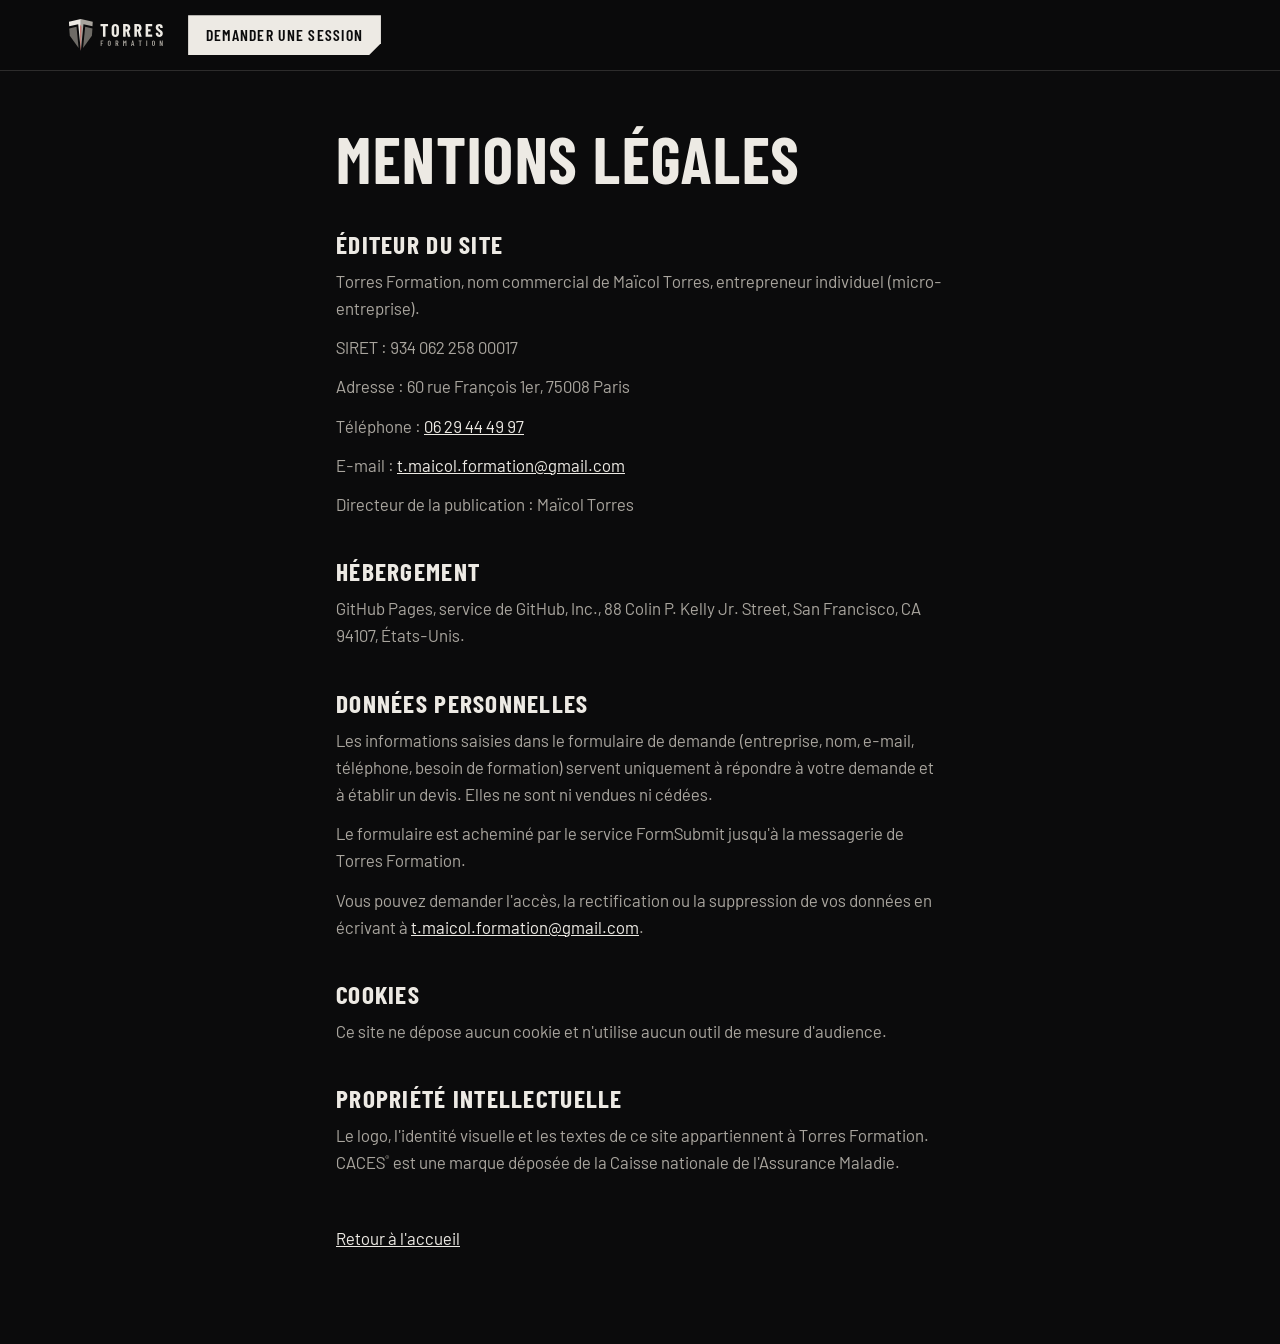
<file: mentions-legales.html>
<!DOCTYPE html>
<html lang="fr">
<head>
<meta charset="utf-8">
<meta name="viewport" content="width=device-width, initial-scale=1">
<title>Mentions légales | Torres Formation</title>
<meta name="robots" content="noindex">
<meta name="theme-color" content="#0B0B0C">
<link rel="icon" href="assets/favicon.ico" sizes="any">
<link rel="stylesheet" href="css/style.css">
<script>(function(d){try{if(localStorage.getItem('tf:theme')==='clair')d.dataset.theme='clair'}catch(e){}})(document.documentElement)</script>
</head>
<body>
<header class="entete est-defile">
  <a class="entete__logo" href="index.html" aria-label="Torres Formation, retour à l'accueil">
    <img class="logo-s" src="assets/logo-horizontal.svg" alt="Torres Formation" width="716" height="286"><img class="logo-c" src="assets/logo-horizontal-clair.svg" alt="" width="716" height="286">
  </a>
  <a class="bouton bouton--petit" href="index.html#reserver">Demander une session</a>
</header>
<main class="legal">
  <h1>Mentions légales</h1>

  <h2>Éditeur du site</h2>
  <p>Torres Formation, nom commercial de Maïcol Torres, entrepreneur individuel (micro-entreprise).</p>
  <p>SIRET : 934 062 258 00017</p>
  <p>Adresse : 60 rue François 1er, 75008 Paris</p>
  <p>Téléphone : <a href="tel:+33629444997">06 29 44 49 97</a></p>
  <p>E-mail : <a href="mailto:t.maicol.formation@gmail.com">t.maicol.formation@gmail.com</a></p>
  <p>Directeur de la publication : Maïcol Torres</p>

  <h2>Hébergement</h2>
  <p>GitHub Pages, service de GitHub, Inc., 88 Colin P. Kelly Jr. Street, San Francisco, CA 94107, États-Unis.</p>

  <h2>Données personnelles</h2>
  <p>Les informations saisies dans le formulaire de demande (entreprise, nom, e-mail, téléphone, besoin de formation) servent uniquement à répondre à votre demande et à établir un devis. Elles ne sont ni vendues ni cédées.</p>
  <p>Le formulaire est acheminé par le service FormSubmit jusqu'à la messagerie de Torres Formation.</p>
  <p>Vous pouvez demander l'accès, la rectification ou la suppression de vos données en écrivant à <a href="mailto:t.maicol.formation@gmail.com">t.maicol.formation@gmail.com</a>.</p>

  <h2>Cookies</h2>
  <p>Ce site ne dépose aucun cookie et n'utilise aucun outil de mesure d'audience.</p>

  <h2>Propriété intellectuelle</h2>
  <p>Le logo, l'identité visuelle et les textes de ce site appartiennent à Torres Formation. CACES<sup>®</sup> est une marque déposée de la Caisse nationale de l'Assurance Maladie.</p>

  <p style="margin-top:3rem"><a href="index.html">Retour à l'accueil</a></p>
</main>
</body>
</html>
</file>
<file: css/style.css>
/* Torres Formation — charte graphique v1.0 */
@font-face{font-family:"Barlow Condensed";font-weight:700;font-display:swap;src:url("../assets/fonts/BarlowCondensed-Bold.woff2") format("woff2")}
@font-face{font-family:"Barlow Condensed";font-weight:600;font-display:swap;src:url("../assets/fonts/BarlowCondensed-SemiBold.woff2") format("woff2")}
@font-face{font-family:"Barlow Condensed";font-weight:500;font-display:swap;src:url("../assets/fonts/BarlowCondensed-Medium.woff2") format("woff2")}
@font-face{font-family:"Barlow";font-weight:400;font-display:swap;src:url("../assets/fonts/Barlow-Regular.woff2") format("woff2")}
@font-face{font-family:"Barlow";font-weight:500;font-display:swap;src:url("../assets/fonts/Barlow-Medium.woff2") format("woff2")}

:root{
  --noir:#0B0B0C; --anthracite:#17171A; --pierre:#6E6B66; --acier:#A9A59E; --os:#EDEAE4; --rouge:#C22A22;
  --titres:"Barlow Condensed","Arial Narrow",sans-serif;
  --texte:"Barlow",system-ui,sans-serif;
  --marge:clamp(1.25rem,5vw,4.5rem);
  --fond:var(--noir); --fond2:var(--anthracite); --encre:var(--os); --encre-vif:#fff; --doux:var(--acier); --discret:var(--pierre);
  --filet:rgba(169,165,158,.22); --voile:rgba(11,11,12,.94); --off:#454340;
  --inv-doux:#3d3b38; --inv-discret:#5a5753; --inv-filet:rgba(11,11,12,.2); --inv-bord:rgba(11,11,12,.35); --champ:#fff; --alerte:#8f1d17;
  --elan:cubic-bezier(.2,.75,.2,1);
  color-scheme:dark;
  --facette:polygon(0 0,100% 0,100% calc(100% - 12px),calc(100% - 12px) 100%,0 100%);
}
/* Thème clair : mêmes teintes de la charte, rôles inversés */
html[data-theme="clair"]{
  --fond:#EDEAE4; --fond2:#E3DFD7; --encre:#0B0B0C; --encre-vif:#000; --doux:#4B4945; --discret:#6E6B66;
  --filet:rgba(11,11,12,.16); --voile:rgba(237,234,228,.95); --off:#B5B1AA;
  --inv-doux:#A9A59E; --inv-discret:#A9A59E; --inv-filet:rgba(237,234,228,.22); --inv-bord:rgba(237,234,228,.3); --champ:#17171A; --alerte:#E0564E;
  color-scheme:light;
}
*,*::before,*::after{box-sizing:border-box}
html{scroll-behavior:smooth;scroll-padding-top:5rem;-webkit-text-size-adjust:100%}
body{margin:0;background:var(--fond);color:var(--encre);font:400 1.0625rem/1.6 var(--texte);-webkit-font-smoothing:antialiased;overflow-x:hidden}
img{max-width:100%;height:auto;display:block}
a{color:inherit}
h1,h2,h3,p,ul,ol{margin:0}
ul,ol{padding:0;list-style:none}
h1,h2{font-family:var(--titres);font-weight:700;text-transform:uppercase;letter-spacing:.03em;line-height:.98;text-wrap:balance}
h3{font:600 1.375rem/1.2 var(--titres);letter-spacing:.02em}
sup{font-size:.55em;line-height:0}
:focus-visible{outline:2px solid var(--rouge);outline-offset:3px}
::selection{background:var(--encre);color:var(--fond)}
.visuellement-cache{position:absolute;width:1px;height:1px;overflow:hidden;clip-path:inset(50%);white-space:nowrap}
.skip{position:absolute;left:-999px;top:0;background:var(--encre);color:var(--fond);padding:.75rem 1rem;z-index:100}
.skip:focus{left:0}

/* Fil rouge : progression de lecture */
.fil{position:fixed;left:0;top:0;bottom:0;width:2px;z-index:60;pointer-events:none}
.fil__trait{display:block;width:100%;height:100%;background:var(--rouge);transform:scaleY(0);will-change:transform;transform-origin:top}

/* Boutons */
.bouton{display:inline-flex;align-items:center;justify-content:center;min-height:3.25rem;padding:.75rem 1.75rem;background:var(--encre);color:var(--fond);font:600 1.125rem/1 var(--titres);letter-spacing:.08em;text-transform:uppercase;text-decoration:none;border:0;cursor:pointer;clip-path:var(--facette);transition:background-color .2s,transform .2s}
.bouton:hover{background:var(--encre-vif)}
.bouton:active{transform:translateY(1px)}
.bouton--petit{min-height:2.5rem;padding:.5rem 1.1rem;font-size:1rem}
.bouton--sombre{background:var(--fond);color:var(--encre)}
.bouton--sombre:hover{background:var(--fond2)}
.bouton[disabled]{opacity:.55;cursor:progress}

/* En-tête */
.entete{position:fixed;inset:0 0 auto 0;z-index:50;display:flex;align-items:center;gap:1.25rem;padding:.9rem var(--marge);transition:background-color .3s,border-color .3s;border-bottom:1px solid transparent}
.entete.est-defile{background:var(--voile);border-color:var(--filet)}
.entete__logo img{height:2.6rem;width:auto}
.navigation{display:flex;align-items:center;gap:clamp(1rem,2vw,2rem);margin-left:auto;order:1}
.bascule{order:2}
.entete__menu{order:3}
.navigation a:not(.bouton){font:500 1.0625rem/1 var(--titres);letter-spacing:.07em;text-transform:uppercase;text-decoration:none;color:var(--doux);padding:.5rem 0;transition:color .2s}
.navigation a:not(.bouton):hover{color:var(--encre)}
.navigation .navigation__client{color:var(--encre);border-bottom:1px solid var(--discret)}
.entete__menu{display:none;width:3rem;height:3rem;background:none;border:0;color:var(--encre);cursor:pointer;padding:0}
.entete__menu-traits,.entete__menu-traits::before{display:block;width:1.6rem;height:2px;background:currentColor;margin:0 auto;transition:transform .25s}
.entete__menu-traits::before{content:"";transform:translateY(7px)}
.entete__menu[aria-expanded="true"] .entete__menu-traits{transform:translateY(3.5px) rotate(45deg)}
.entete__menu[aria-expanded="true"] .entete__menu-traits::before{transform:rotate(-90deg)}

/* Accueil */
.accueil{position:relative;min-height:100svh;display:grid;grid-template-columns:minmax(0,.95fr) minmax(0,1.05fr);align-items:center;gap:2rem;padding:6.5rem var(--marge) 4rem}
.accueil__titre{font-size:clamp(2.6rem,5.4vw,5.4rem);letter-spacing:.02em;line-height:.9}
.ligne{display:block;overflow:hidden;padding-bottom:.06em}
.ligne>span{display:block;transform:translateY(105%);animation:monte .9s cubic-bezier(.2,.75,.2,1) forwards}
.ligne:nth-child(2)>span{animation-delay:.09s}
.ligne:nth-child(3)>span{animation-delay:.18s}
@keyframes monte{to{transform:none}}
.accueil__chapo{max-width:34rem;margin-top:1.75rem;font-size:1.1875rem;color:var(--doux)}
.accueil__actions{display:flex;flex-wrap:wrap;align-items:center;gap:1.5rem 2rem;margin-top:2.25rem}
.lien-tel{font:600 1.5rem/1 var(--titres);letter-spacing:.06em;text-decoration:none;border-bottom:1px solid var(--discret);padding-bottom:.3rem;transition:border-color .2s}
.lien-tel:hover{border-color:var(--encre)}
.accueil__zone{margin-top:2.5rem;font:500 1rem/1.3 var(--titres);letter-spacing:.14em;text-transform:uppercase;color:var(--discret)}
.accueil__chapo,.accueil__actions,.accueil__zone{opacity:0;animation:parait .8s .45s ease forwards}
@keyframes parait{to{opacity:1}}
.accueil__visuel{position:relative;height:min(84svh,50rem);min-height:22rem}
.accueil__affiche,.accueil__scene{position:absolute;inset:0;width:100%;height:100%}
.accueil__affiche{object-fit:contain;padding:4%}
.accueil__texte{position:relative;z-index:2}
.accueil__scene{inset:auto;left:-20%;top:-16%;width:140%;height:132%}
/* Avec JavaScript, le logo statique reste caché : il ne sert que si la 3D est impossible (pas de logo fini avant l'animation). */
.js .accueil__affiche{visibility:hidden}
.js .accueil__visuel.sans-3d .accueil__affiche{visibility:visible;animation:parait .6s ease both}
.accueil__scene{opacity:0;touch-action:pan-y;cursor:grab;-webkit-tap-highlight-color:transparent;user-select:none}
.accueil__scene:active{cursor:grabbing}
.accueil__visuel.est-3d .accueil__scene{opacity:1}
.js .accueil__visuel.est-3d .accueil__affiche{visibility:hidden}

/* Blocs */
.bloc{padding:clamp(4.5rem,9vw,8.5rem) var(--marge);border-top:1px solid var(--filet)}
.bloc__tete{display:grid;grid-template-columns:minmax(0,1fr) minmax(0,1fr);gap:1.5rem 4rem;align-items:end;margin-bottom:clamp(2.5rem,5vw,4.5rem)}
.bloc__tete h2{font-size:clamp(2.4rem,5.2vw,4.75rem);max-width:14ch}
.bloc__tete p{max-width:36rem;color:var(--doux)}
.note{margin-top:2.5rem;color:var(--doux)}

/* Catalogue */
.engins{display:grid;grid-template-columns:repeat(4,minmax(0,1fr));border-top:1px solid var(--filet);border-left:1px solid var(--filet)}
.engin{position:relative;display:flex;flex-direction:column;padding:2rem 1.6rem 1.8rem;border-right:1px solid var(--filet);border-bottom:1px solid var(--filet);cursor:pointer;overflow:hidden}
.engin::before{content:"";position:absolute;z-index:2;left:0;top:0;width:100%;height:1px;background:var(--rouge);transform:scaleX(0);transform-origin:left;transition:transform .45s cubic-bezier(.2,.75,.2,1)}
.engin:hover::before{transform:scaleX(1)}
.engin svg{display:block;width:8.25rem;height:5.5rem;margin-bottom:1.4rem;transition:transform .45s cubic-bezier(.2,.75,.2,1)}
.engin:hover svg{transform:translateX(.4rem)}
.engin h3{font:600 1.5rem/1.15 var(--titres);letter-spacing:.02em}
.engin p{color:var(--doux);margin-top:.45rem;font-size:1rem;line-height:1.45}
.engin__action{margin-top:auto;padding-top:1.1rem;font:600 .95rem/1 var(--titres);letter-spacing:.08em;text-transform:uppercase;color:var(--discret);transition:color .25s,transform .25s}
.engin:hover .engin__action{color:var(--encre);transform:translateX(.25rem)}
.engins__note{margin-top:2rem;max-width:44rem;color:var(--doux)}
.engins__note strong{color:var(--encre);font-weight:500}

/* Planning en lecture seule */
.planning{border:1px solid var(--filet);background:var(--fond2)}
.planning__barre{display:flex;flex-wrap:wrap;align-items:center;justify-content:space-between;gap:1rem 2rem;padding:1.25rem 1.75rem;border-bottom:1px solid var(--filet)}
.planning__legende{display:flex;flex-wrap:wrap;gap:.75rem 1.75rem;font:500 .95rem/1.2 var(--titres);letter-spacing:.08em;text-transform:uppercase;color:var(--doux)}
.planning__legende span{display:inline-flex;align-items:center;gap:.55rem}
.planning__puce{width:.7rem;height:.7rem;display:inline-block}
.planning__puce--libre{background:var(--encre)}
.planning__puce--option{border:1.5px solid var(--encre);background:transparent}
.planning__puce--pris{background:color-mix(in srgb,var(--encre) 16%,transparent);position:relative}
.planning__nav{display:flex;align-items:center;gap:.85rem}
.planning__periode{font:600 1.2rem/1 var(--titres);letter-spacing:.08em;text-transform:uppercase;min-width:12rem;text-align:center}
.planning__fleche{width:2.4rem;height:2.4rem;border:1px solid var(--filet);background:var(--fond);color:var(--encre);font:600 1.1rem/1 var(--titres);cursor:pointer;transition:border-color .2s,background-color .2s}
.planning__fleche:hover:not([disabled]){border-color:var(--encre);background:var(--fond2)}
.planning__fleche[disabled]{opacity:.35;cursor:default}
.planning__grille{display:grid;grid-template-columns:repeat(3,minmax(0,1fr));gap:1px;background:var(--filet)}
.cal-mois{background:var(--fond);padding:1.5rem}
.cal-mois__titre{font:700 1.35rem/1 var(--titres);letter-spacing:.08em;text-transform:uppercase;margin-bottom:1rem;color:var(--encre);display:flex;justify-content:space-between;align-items:baseline}
.cal-mois__titre small{font:500 .9rem/1 var(--titres);color:var(--doux);letter-spacing:.1em}
.cal-semaine,.cal-jours{display:grid;grid-template-columns:repeat(7,minmax(0,1fr));gap:4px}
.cal-semaine{margin-bottom:6px;font:500 .8rem/1 var(--titres);letter-spacing:.1em;text-transform:uppercase;color:var(--discret);text-align:center}
.cal-j{position:relative;aspect-ratio:1;display:flex;flex-direction:column;align-items:center;justify-content:center;font:600 .95rem/1 var(--titres);letter-spacing:.03em;border:1px solid transparent;user-select:none}
.cal-j--vide{pointer-events:none}
.cal-j--off{color:var(--off);background:transparent}
.cal-j--libre{background:color-mix(in srgb,var(--encre) 8%,transparent);color:var(--encre);border-color:color-mix(in srgb,var(--encre) 20%,transparent);cursor:pointer;transition:background-color .18s,border-color .18s,transform .18s}
.cal-j--libre:hover{background:var(--encre);color:var(--fond);border-color:var(--encre);transform:translateY(-1px)}
.cal-j--option{background:color-mix(in srgb,var(--encre) 3%,transparent);color:var(--doux);border-color:var(--discret);border-style:dashed;cursor:pointer}
.cal-j--option:hover{border-color:var(--encre);color:var(--encre)}
.cal-j--pris{background:color-mix(in srgb,var(--encre) 2%,transparent);color:var(--off);text-decoration:line-through}
.cal-j--choisi{background:var(--rouge)!important;color:#EDEAE4!important;border-color:var(--rouge)!important}
.planning__pied{display:flex;flex-wrap:wrap;align-items:center;justify-content:space-between;gap:1rem 2rem;padding:1.15rem 1.75rem;border-top:1px solid var(--filet);font-size:.95rem;color:var(--doux)}
.planning__lien-client{font:600 1rem/1.2 var(--titres);letter-spacing:.06em;text-transform:uppercase;color:var(--encre);text-decoration:none;border-bottom:1px solid var(--discret);padding-bottom:.2rem}
.planning__lien-client:hover{border-color:var(--encre)}

/* Avis Google défilants */
.bloc--avis{overflow:hidden}
.avis-badge{text-decoration:none;display:inline-flex;align-items:center;gap:.75rem;padding:.4rem .9rem;margin-bottom:1.1rem;border:1px solid var(--filet);background:var(--fond2)}
.avis-badge__etoiles{color:var(--encre);letter-spacing:.12em;font-size:1.05rem;line-height:1}
.avis-badge__note{font:500 .95rem/1 var(--titres);letter-spacing:.08em;text-transform:uppercase;color:var(--doux)}
.avis-badge__note strong{color:var(--encre);font-weight:700}
.avis-defile{position:relative;margin:0 calc(var(--marge) * -1);padding:0 var(--marge);overflow:hidden;mask-image:linear-gradient(90deg,transparent 0,#000 5%,#000 95%,transparent 100%);-webkit-mask-image:linear-gradient(90deg,transparent 0,#000 5%,#000 95%,transparent 100%)}
.avis-piste{display:flex;gap:1.5rem;width:max-content;animation:defile-avis 80s linear infinite}
.avis-defile:hover .avis-piste,.avis-defile:focus-within .avis-piste{animation-play-state:paused}
@keyframes defile-avis{to{transform:translateX(-50%)}}
.avis-carte{width:clamp(18.5rem,30vw,24rem);flex:none;display:flex;flex-direction:column;justify-content:space-between;padding:1.85rem;background:var(--fond2);border:1px solid var(--filet);border-top:2px solid var(--rouge)}
.avis-carte__tete{display:flex;align-items:center;justify-content:space-between;gap:1rem;margin-bottom:1rem}
.avis-carte__etoiles{color:var(--encre);letter-spacing:.1em;font-size:1rem;line-height:1}
.avis-carte__source{font:500 .85rem/1 var(--titres);letter-spacing:.1em;text-transform:uppercase;color:var(--discret)}
.avis-carte__texte{color:var(--encre);font-size:1rem;line-height:1.55}
.avis-carte__auteur{margin-top:1.35rem;padding-top:1rem;border-top:1px solid var(--filet);display:flex;flex-direction:column;gap:.2rem}
.avis-carte__auteur strong{font:600 1.1rem/1.1 var(--titres);letter-spacing:.04em;text-transform:uppercase;color:var(--encre)}
.avis-carte__auteur span{font-size:.9rem;color:var(--doux)}

/* Barre d'action rapide mobile */
.barre-mobile{display:none}

/* Atouts */
.atouts{display:grid;grid-template-columns:repeat(3,minmax(0,1fr));gap:1px;background:var(--filet);border:1px solid var(--filet)}
.atouts li{position:relative;background:var(--fond2);padding:2rem}
.atouts li::before{content:"";display:block;width:2.25rem;height:2px;background:var(--rouge);margin-bottom:1.25rem}
.atouts p{color:var(--doux);margin-top:.6rem}

/* Étapes */
.etapes{counter-reset:etape;display:grid;grid-template-columns:repeat(4,minmax(0,1fr));gap:2.5rem}
.etapes li{counter-increment:etape;border-top:1px solid var(--discret);padding-top:1.25rem}
.etapes li::before{content:counter(etape);display:block;font:700 4.5rem/1 var(--titres);color:transparent;-webkit-text-stroke:1px var(--doux);margin-bottom:1.25rem}
.etapes p{color:var(--doux);margin-top:.6rem}

/* Zone */
.regions{display:grid;grid-template-columns:repeat(3,minmax(0,1fr));gap:2.5rem}
.regions li{border-left:1px solid var(--discret);padding-left:1.5rem}
.regions h3{font-size:clamp(1.75rem,3vw,2.5rem);font-weight:700;text-transform:uppercase}
.regions p{color:var(--doux);margin-top:.75rem}

/* Questions */
.questions{max-width:56rem;border-top:1px solid var(--filet)}
.questions details{border-bottom:1px solid var(--filet)}
.questions summary{display:flex;justify-content:space-between;align-items:center;gap:1.5rem;padding:1.4rem 0;font:600 1.4rem/1.25 var(--titres);letter-spacing:.02em;cursor:pointer;list-style:none}
.questions summary::-webkit-details-marker{display:none}
.questions summary::after{content:"";flex:none;width:.7rem;height:.7rem;border-right:2px solid var(--doux);border-bottom:2px solid var(--doux);transform:rotate(45deg);transition:transform .25s}
.questions details[open] summary::after{transform:rotate(-135deg)}
.questions details p{max-width:44rem;padding:0 0 1.6rem;color:var(--doux)}

/* Réserver : fond os */
.reserver{display:grid;grid-template-columns:minmax(0,.8fr) minmax(0,1.2fr);gap:3rem 5rem;padding:clamp(4.5rem,9vw,8.5rem) var(--marge);background:var(--encre);color:var(--fond)}
.reserver h2{font-size:clamp(2.6rem,5.6vw,5rem)}
.reserver__intro>p{margin-top:1.5rem;max-width:26rem;color:var(--inv-doux)}
.coordonnees{margin-top:2.5rem;border-top:1px solid var(--inv-filet)}
.coordonnees li{display:grid;grid-template-columns:7.5rem minmax(0,1fr);gap:1rem;align-items:baseline;padding:1rem 0;border-bottom:1px solid var(--inv-filet)}
.coordonnees span{font:500 .95rem/1 var(--titres);letter-spacing:.12em;text-transform:uppercase;color:var(--inv-discret)}
.coordonnees a{font:600 1.3rem/1.2 var(--titres);letter-spacing:.02em;text-decoration:none;overflow-wrap:anywhere}
.coordonnees a:hover{text-decoration:underline;text-underline-offset:.25em}
.formulaire{display:grid;grid-template-columns:1fr 1fr;gap:1.25rem 1.5rem;align-content:start}
.champ{display:flex;flex-direction:column;gap:.4rem;min-width:0;border:0;padding:0;margin:0}
.champ--large{grid-column:1/-1}
.champ label,.champ legend{font:600 1rem/1.2 var(--titres);letter-spacing:.06em;text-transform:uppercase;padding:0}
.champ small{font:400 .85rem var(--texte);letter-spacing:0;text-transform:none;color:var(--inv-discret)}
.champ input[type=text],.champ input[type=email],.champ input[type=tel],.champ select,.champ textarea{width:100%;min-height:3.1rem;padding:.7rem .9rem;background:var(--champ);border:1px solid var(--inv-bord);border-radius:0;color:var(--fond);font:400 1.0625rem/1.4 var(--texte);transition:border-color .2s,box-shadow .2s}
.champ textarea{resize:vertical}
.champ input:focus,.champ select:focus,.champ textarea:focus{outline:0;border-color:var(--fond);box-shadow:inset 0 -2px 0 var(--fond)}
.champ .est-invalide{border-color:var(--rouge);box-shadow:inset 0 -2px 0 var(--rouge)}
::placeholder{color:var(--inv-discret);opacity:.75}
.choix{flex-direction:row;flex-wrap:wrap;gap:.75rem}
.choix legend{margin-bottom:.4rem;width:100%}
.choix label{position:relative;cursor:pointer;text-transform:none;letter-spacing:0;font:500 1.0625rem var(--texte)}
.choix input{position:absolute;opacity:0;inset:0}
.choix span{display:block;padding:.7rem 1.2rem;border:1px solid var(--inv-bord);background:var(--champ);transition:background-color .2s,color .2s}
.choix input:checked+span{background:var(--fond);color:var(--encre);border-color:var(--fond)}
.choix input:focus-visible+span{outline:2px solid var(--rouge);outline-offset:3px}
.pot{position:absolute;left:-9999px}
.formulaire__bas{flex-direction:row;flex-wrap:wrap;align-items:center;gap:1rem 1.5rem;margin-top:.5rem}
.formulaire__info{font-size:.95rem;color:var(--inv-discret);max-width:20rem}
.formulaire__etat{grid-column:1/-1;font-weight:500;min-height:1.6em}
.formulaire__etat.est-erreur{color:var(--alerte)}
.formulaire__etat a{font-weight:500}

/* Pied */
.pied{padding:4rem var(--marge) 3rem;display:grid;grid-template-columns:auto minmax(0,1fr) auto;gap:2rem 4rem;align-items:start;color:var(--doux);font-size:1rem}
.pied img{height:3.5rem;width:auto}
.pied__liens{display:flex;flex-wrap:wrap;gap:.5rem 1.75rem}
.pied__liens a{font:500 1rem/1.4 var(--titres);letter-spacing:.08em;text-transform:uppercase;color:var(--encre);text-decoration:none;border-bottom:1px solid var(--discret)}
.pied__note{grid-column:1/-1;border-top:1px solid var(--filet);padding-top:1.5rem;font-size:.9rem;color:var(--discret)}

/* Page légale */
.legal{max-width:46rem;margin:0 auto;padding:8rem var(--marge) 5rem}
.legal h1{font-size:clamp(2.5rem,6vw,4rem);margin-bottom:2.5rem}
.legal h2{font-size:1.6rem;margin:2.5rem 0 .75rem;letter-spacing:.05em}
.legal p{color:var(--doux);margin-bottom:.75rem}
.legal a{color:var(--encre)}

/* Apparition au défilement : uniquement les titres de bloc */
.js .bloc__tete h2{clip-path:inset(0 0 100% 0);transform:translateY(.35em);transition:clip-path .9s cubic-bezier(.2,.75,.2,1),transform .9s cubic-bezier(.2,.75,.2,1)}
.js .bloc__tete.est-vu h2{clip-path:inset(0 0 -10% 0);transform:none}

@media (max-width:1100px){
  .navigation a:not(.bouton):not(.navigation__client){display:none}
}
@media (max-width:860px){
  .entete__menu{display:block;position:relative;z-index:2}
  .bascule{margin-left:auto;position:relative;z-index:2}
  .navigation{margin-left:0;position:fixed;inset:0;flex-direction:column;justify-content:center;gap:1.75rem;background:var(--fond);opacity:0;visibility:hidden;transition:opacity .25s,visibility .25s}
  .navigation.est-ouverte{opacity:1;visibility:visible}
  .navigation a:not(.bouton):not(.navigation__client){display:block}
  .navigation a:not(.bouton){font-size:1.75rem}
  .entete__logo{position:relative;z-index:2}
  .accueil{grid-template-columns:1fr;padding-top:5.5rem;gap:0;align-content:start}
  .accueil__visuel{order:-1;height:38svh;min-height:15rem}
  .accueil__titre{font-size:clamp(2.5rem,11.5vw,4rem)}
  .accueil__scene{left:0;top:-10%;width:100%;height:120%}
  .bloc__tete{grid-template-columns:1fr}
  .engins{grid-template-columns:repeat(2,minmax(0,1fr))}
  .engin{padding:1.4rem 1rem 1.3rem}
  .engin svg{width:5.1rem;height:3.4rem;margin-bottom:1rem}
  .engin h3{font-size:1.25rem}
  .atouts,.regions,.planning__grille,.zone{grid-template-columns:1fr}
  .etapes{grid-template-columns:1fr 1fr}
  .reserver{grid-template-columns:1fr}
  .pied{grid-template-columns:1fr;padding-bottom:6rem}
  .barre-mobile{position:fixed;left:0;right:0;bottom:0;z-index:45;display:flex;align-items:center;justify-content:space-between;gap:1rem;padding:.75rem var(--marge) calc(.75rem + env(safe-area-inset-bottom));background:var(--voile);border-top:1px solid var(--filet)}
  .barre-mobile__tel{font:600 1.25rem/1 var(--titres);letter-spacing:.06em;color:var(--encre);text-decoration:none}
}
@media (max-width:520px){
  .etapes,.formulaire{grid-template-columns:1fr}
  .champ{grid-column:1/-1}
  .coordonnees li{grid-template-columns:1fr;gap:.35rem}
}

/* ---------- Thème : bascule et logos ---------- */
.logo-c{display:none}
html[data-theme="clair"] .logo-s{display:none}
html[data-theme="clair"] .logo-c{display:block}
.pied .logo-c,.pied .logo-s{height:3.5rem;width:auto}
.bascule{flex:none;width:2.6rem;height:2.6rem;padding:0;display:grid;place-items:center;background:none;border:1px solid var(--filet);color:var(--encre);cursor:pointer;clip-path:polygon(0 0,100% 0,100% calc(100% - 8px),calc(100% - 8px) 100%,0 100%);transition:border-color .2s,background-color .2s}
.bascule:hover{background:var(--fond2);border-color:var(--discret)}
.bascule svg{width:1.25rem;height:1.25rem;transition:transform .6s var(--elan)}
html[data-theme="clair"] .bascule svg{transform:rotate(180deg)}
::view-transition-old(root),::view-transition-new(root){animation:none;mix-blend-mode:normal}
/* Pictogrammes : en thème clair, les teintes s'inversent comme le logo */
html[data-theme="clair"] .engin svg [fill="#EDEAE4"]{fill:#0B0B0C}
html[data-theme="clair"] .engin svg [stroke="#EDEAE4"]{stroke:#0B0B0C}
html[data-theme="clair"] .engin svg [fill="#A9A59E"]{fill:#6E6B66}
html[data-theme="clair"] .engin svg [stroke="#A9A59E"]{stroke:#6E6B66}
html[data-theme="clair"] .engin svg [fill="#6E6B66"]{fill:#A9A59E}
html[data-theme="clair"] .engin svg [fill="#0B0B0C"]{fill:#EDEAE4}

/* ---------- Voyant « en direct » ---------- */
.direct{position:relative;flex:none;display:inline-block;width:.55rem;height:.55rem;border-radius:50%;background:var(--rouge)}
.direct::after{content:"";position:absolute;inset:0;border-radius:50%;border:1px solid var(--rouge);animation:pouls 2.4s ease-out infinite}
@keyframes pouls{from{transform:scale(1);opacity:.9}to{transform:scale(3.2);opacity:0}}
.est-hors-ligne .direct{background:var(--discret)}
.est-hors-ligne .direct::after{display:none}

/* Accueil : prochaine date libre, lue dans l'agenda */
.prochaine{display:inline-flex;flex-wrap:wrap;align-items:center;gap:.5rem .8rem;margin-top:2.25rem;padding:.7rem 1.1rem .7rem .95rem;border:1px solid var(--filet);background:var(--fond2);text-decoration:none;font:500 1rem/1.2 var(--titres);letter-spacing:.09em;text-transform:uppercase;color:var(--doux);clip-path:var(--facette);transition:border-color .25s,color .25s;animation:parait .8s ease both}
.prochaine[hidden]{display:none}
.prochaine strong{font-weight:700;font-size:1.2rem;letter-spacing:.05em;color:var(--encre)}
.prochaine:hover{color:var(--encre)}
.prochaine+.accueil__zone{margin-top:1.4rem}

/* Planning : état de la liaison avec l'agenda */
.planning__etat{display:inline-flex;align-items:center;gap:.7rem;font:500 .95rem/1.2 var(--titres);letter-spacing:.08em;text-transform:uppercase;color:var(--encre)}
.cal-j--attente{background:color-mix(in srgb,var(--encre) 5%,transparent);color:var(--discret);animation:attente 1.4s ease-in-out infinite alternate}
@keyframes attente{from{opacity:.45}to{opacity:1}}
.cal-j--we.cal-j--libre{background:transparent;border-style:dotted}
.cal-j--auj{box-shadow:inset 0 -2px 0 var(--rouge)}
.cal-jours.est-neuf .cal-j:not(.cal-j--vide){animation:pose .5s var(--elan) both;animation-delay:calc(var(--n,0) * 9ms)}
@keyframes pose{from{opacity:0;transform:scale(.7)}}

/* Avis : liens vers la fiche Google */
.avis-actions{display:flex;flex-wrap:wrap;gap:1rem 2.5rem;margin-top:2.25rem}
.lien-fleche{position:relative;font:600 1.05rem/1.2 var(--titres);letter-spacing:.08em;text-transform:uppercase;text-decoration:none;color:var(--encre);padding:0 1.6rem .3rem 0;border-bottom:1px solid var(--discret);transition:border-color .2s}
.lien-fleche::after{content:"";position:absolute;right:.2rem;top:.3rem;width:.5rem;height:.5rem;border-top:2px solid currentColor;border-right:2px solid currentColor;transform:rotate(45deg);transition:transform .3s var(--elan)}
.lien-fleche:hover{border-color:var(--encre)}
.lien-fleche:hover::after{transform:translateX(.3rem) rotate(45deg)}
.avis-carte{transition:border-color .3s,transform .4s var(--elan)}
.avis-carte:hover{transform:translateY(-4px)}

/* ---------- Cartes formation : halo qui suit le pointeur, engins qui s'animent ---------- */
.engin::after{content:"";position:absolute;inset:0;pointer-events:none;opacity:0;transition:opacity .35s;background:radial-gradient(17rem circle at var(--mx,50%) var(--my,50%),color-mix(in srgb,var(--encre) 9%,transparent),transparent 70%)}
.engin:hover::after,.engin:focus-visible::after{opacity:1}
.engin>*{position:relative;z-index:1}
.engin .pa{transform-box:view-box;transition:transform .7s var(--elan)}
.engin[data-formation="Chariots élévateurs"]:hover .pa{transform:translateY(-22px)}
.engin[data-formation^="Gerbeurs"]:hover .pa{transform:translateY(-24px)}
.engin[data-formation^="Nacelles"]:hover .pa{transform:translateY(-4px)}
.engin[data-formation="Engins de chantier"] .pa{transform-origin:92px 41px}
.engin[data-formation="Engins de chantier"]:hover .pa{transform:rotate(-24deg)}
.engin[data-formation^="Grues"] .pa{transform-origin:101px 17px}
.engin[data-formation^="Grues"]:hover .pa{animation:balance 1.6s ease-in-out infinite}
.engin[data-formation="Élingage"] .pa{transform-origin:60px 20px}
.engin[data-formation="Élingage"]:hover .pa{animation:balance 2s ease-in-out infinite}
@keyframes balance{0%,100%{transform:rotate(5deg)}50%{transform:rotate(-5deg)}}
.engin[data-formation="AIPR"]:hover .pa{animation:reseau .8s linear infinite}
@keyframes reseau{to{stroke-dashoffset:-20}}
.engin[data-formation^="Balisage"]:hover .pa{animation:clignote 1s steps(2,jump-none) infinite}
.engin[data-formation^="Balisage"]:hover .pa+.pa{animation-delay:.5s}
@keyframes clignote{from{opacity:1}to{opacity:.25}}
.engin__action{position:relative;padding-right:1.4rem;align-self:flex-start}
.engin__action::after{content:"";position:absolute;right:.2rem;bottom:.22rem;width:.45rem;height:.45rem;border-top:2px solid currentColor;border-right:2px solid currentColor;transform:rotate(45deg)}

/* ---------- Zone : radar des distances ---------- */
.zone{display:grid;grid-template-columns:minmax(0,1.25fr) minmax(0,.75fr);gap:3rem 4rem;align-items:center}
.zone .regions{grid-template-columns:1fr;gap:2rem}
.radar{width:100%;height:auto;overflow:visible}
.radar__cercle{fill:none;stroke:var(--filet);stroke-width:1}
.radar__axe{fill:none;stroke:var(--filet);stroke-width:1;stroke-dasharray:2 5}
.radar__km{font:500 9px var(--titres);letter-spacing:.12em;fill:var(--discret);text-transform:uppercase}
.radar__route{fill:none;stroke-linejoin:round}
.radar__route--p{stroke:var(--rouge);stroke-width:2.2;stroke-linecap:round}
.radar__route--m{stroke:var(--encre);stroke-opacity:.55;stroke-width:1;stroke-linecap:round}
.radar__ville circle{fill:var(--encre)}
.radar__ville text{font:500 11px var(--titres);letter-spacing:.06em;fill:var(--doux);text-transform:uppercase;paint-order:stroke;stroke:var(--fond);stroke-width:4px;stroke-linejoin:round}
.radar__base circle{fill:var(--rouge)}
.radar__base text{font:700 12px var(--titres);letter-spacing:.08em;fill:var(--encre);text-transform:uppercase}
.radar__pouls{fill:none!important;stroke:var(--rouge);stroke-width:1.5;transform-box:fill-box;transform-origin:center;animation:pouls 2.6s ease-out infinite}
@keyframes pouls{0%{transform:scale(1);opacity:.9}100%{transform:scale(4.2);opacity:0}}
@keyframes trace{to{stroke-dashoffset:0}}
.js .radar.est-vu .radar__route{animation:trace var(--l) linear var(--d) forwards}
html:not(.js) .radar__route{stroke-dasharray:none}
.js .radar .radar__ville{opacity:0;transform-box:fill-box;transform-origin:center}
.js .radar.est-vu .radar__ville{animation:ville .5s var(--elan) var(--d) forwards}
@keyframes ville{from{opacity:0;transform:translateY(4px)}to{opacity:1;transform:none}}

/* ---------- Apparitions au défilement ---------- */
.js .r{opacity:0;transform:translateY(1.4rem)}
.js .r.est-vu{opacity:1;transform:none;transition:opacity .7s ease calc(var(--i,0) * 70ms),transform .8s var(--elan) calc(var(--i,0) * 70ms)}
.bloc__tete{position:relative}
.js .bloc__tete p{opacity:0;transition:opacity .9s ease .25s}
.js .bloc__tete.est-vu p{opacity:1}
.etapes li{position:relative;border-top-color:transparent}
.etapes li::after{content:"";position:absolute;left:0;top:-1px;width:100%;height:1px;background:var(--discret);transform:scaleX(0);transform-origin:left;transition:transform 1s var(--elan) calc(var(--i,0) * 120ms + .1s)}
.etapes li.est-vu::after,html:not(.js) .etapes li::after{transform:none}
.etapes li::before{transition:color .6s ease calc(var(--i,0) * 120ms + .5s),-webkit-text-stroke-color .6s}
.etapes li:hover::before{color:var(--encre)}
.bouton{position:relative;overflow:hidden}
.questions summary{transition:color .2s}
.questions summary:hover{color:var(--encre-vif)}

@media (max-width:860px){
  .zone{grid-template-columns:minmax(0,1fr);gap:2.5rem}
  .radar{max-width:30rem;margin:0 auto}
  .radar__ville text{font-size:15px}
  .radar__base text{font-size:15px}
  .prochaine{margin-top:1.75rem}
  .avis-actions{flex-direction:column;align-items:flex-start}
}
@media (prefers-reduced-motion:reduce){
  html{scroll-behavior:auto}
  *,*::before,*::after{animation-duration:.01ms!important;animation-delay:0s!important;transition-duration:.01ms!important}
}
</file>
